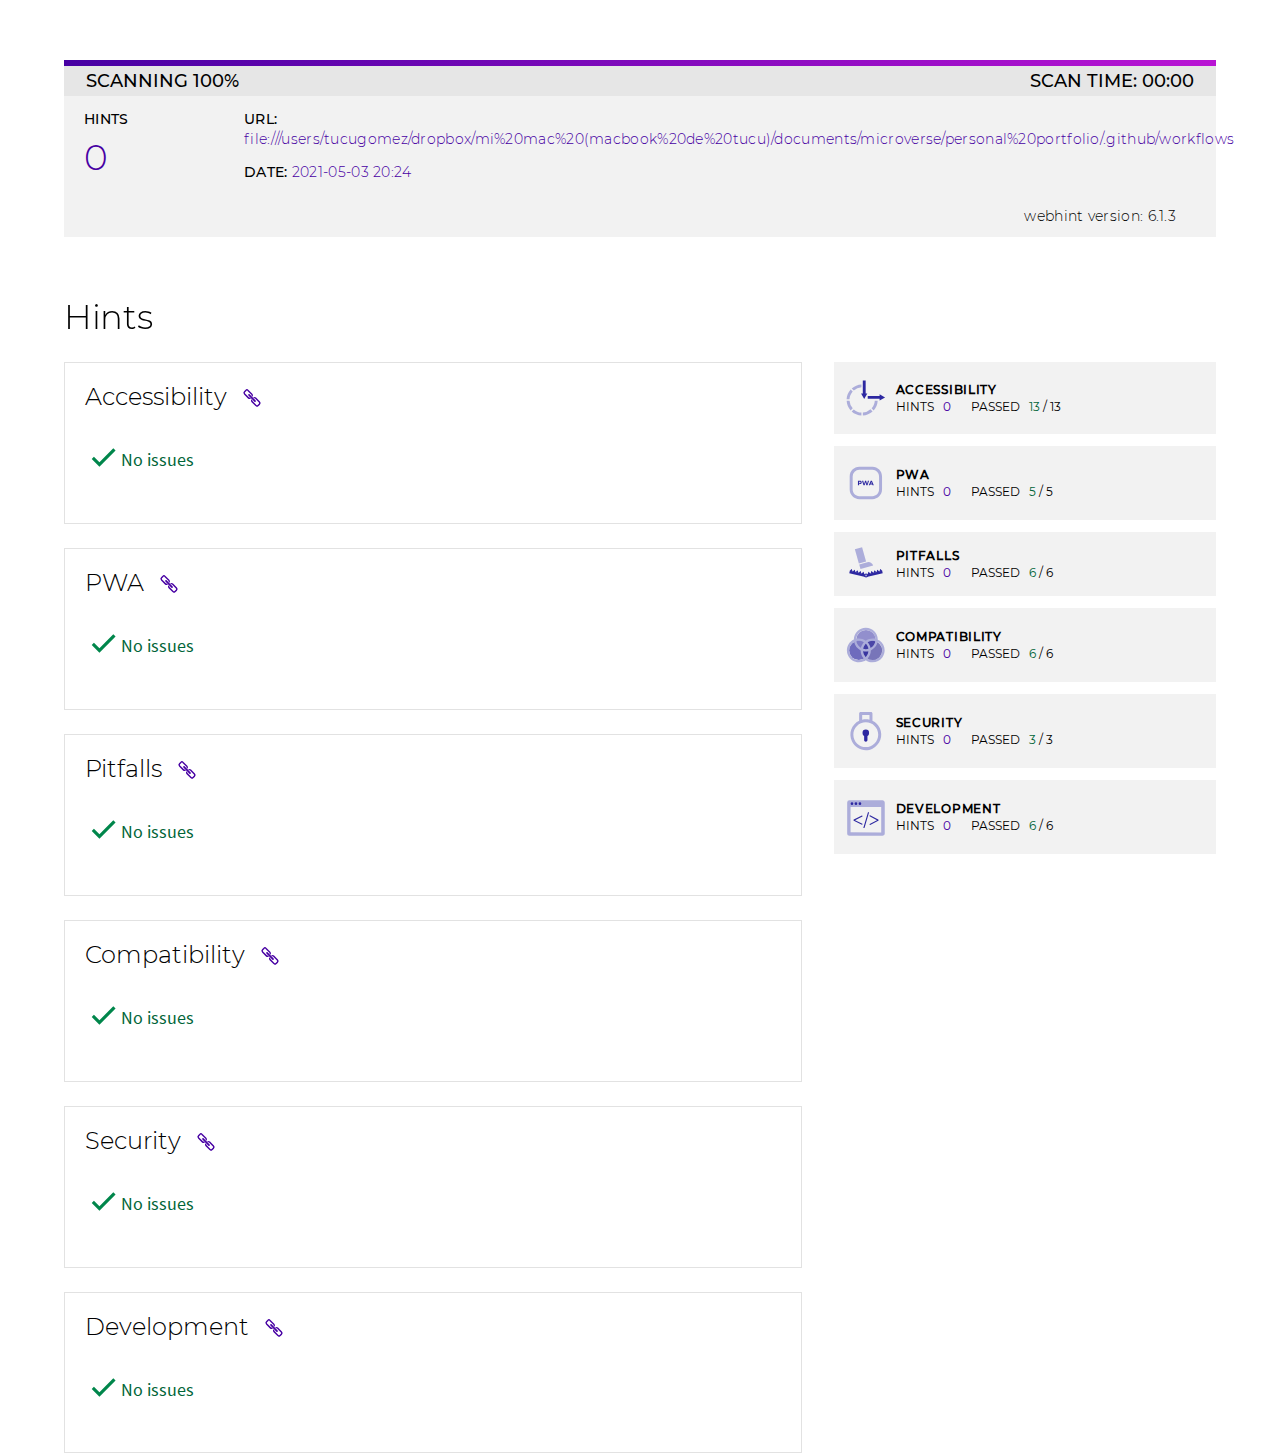
<file: .github/workflows/hint-report/file--Users-TucuGomez-Dropbox-Mi%20Mac%20(MacBook%20de%20Tucu)-Documents-Microverse-Personal%20Portfolio--github-workflows.html>
<!DOCTYPE html>
<html lang="en">
<head>
    <meta charset="utf-8">
    <title>Webhint</title>
    <meta name="viewport" content="width=device-width, initial-scale=1">
    
    
        <link rel="icon" href="[data-uri]">
    



    
        <style>
            /* Content from file: styles/fonts.css */
            @font-face {
    font-family: "Montserrat";
    font-style: normal;
    font-weight: 300;
    src: local("Montserrat Light"), local("Montserrat-Light"), url('[data-uri]') format("woff2"), url('[data-uri]') format("woff");
    unicode-range: U+0000-00FF, U+0131, U+0152-0153, U+02BB-02BC, U+02C6, U+02DA, U+02DC, U+2000-206F, U+2074, U+20AC, U+2122, U+2191, U+2193, U+2212, U+2215, U+FEFF, U+FFFD;
}

@font-face {
    font-family: "Montserrat";
    font-style: normal;
    font-weight: 400;
    src: local("Montserrat Regular"), local("Montserrat-Regular"), url('[data-uri]') format("woff2"), url('[data-uri]') format("woff");
    unicode-range: U+0000-00FF, U+0131, U+0152-0153, U+02BB-02BC, U+02C6, U+02DA, U+02DC, U+2000-206F, U+2074, U+20AC, U+2122, U+2191, U+2193, U+2212, U+2215, U+FEFF, U+FFFD;
}

@font-face {
    font-family: "Montserrat";
    font-style: normal;
    font-weight: 500;
    src: local("Montserrat Medium"), local("Montserrat-Medium"), url('[data-uri]') format("woff2"), url('[data-uri]') format("woff");
    unicode-range: U+0000-00FF, U+0131, U+0152-0153, U+02BB-02BC, U+02C6, U+02DA, U+02DC, U+2000-206F, U+2074, U+20AC, U+2122, U+2191, U+2193, U+2212, U+2215, U+FEFF, U+FFFD;
}

@font-face {
    font-family: "Source Sans Pro";
    font-style: normal;
    font-weight: 400;
    src: local("Source Sans Pro Regular"), local("SourceSansPro-Regular"), url('[data-uri]') format("woff2"), url('[data-uri]') format("woff");
    unicode-range: U+0000-00FF, U+0131, U+0152-0153, U+02BB-02BC, U+02C6, U+02DA, U+02DC, U+2000-206F, U+2074, U+20AC, U+2122, U+2191, U+2193, U+2212, U+2215, U+FEFF, U+FFFD;
}

        </style>
    
        <style>
            /* Content from file: styles/base.css */
            /*
 *	BASE
 * =============================================
 */

* {
    box-sizing: border-box;
    margin: 0;
    padding: 0;
}

a {
    text-decoration: none;
}

a:hover {
    text-decoration: underline;
}

button, input, select {
    font: inherit;
}

img {
    border: 0;
}

/* Style focusable elements that need focus ring. Others reset and receive border styles in controls/color.css */
a:focus,
li:focus,
ul:focus,
button:focus,
summary:focus,
[tabindex="0"]:focus {
    outline: 1px dashed;
}

/*
Vertical rhythm
Sets a margin on select block level elements that have a previous sibling.
 */

* + p,
* + ol,
* + ul,
* + dl,
* + fieldset,
* + label,
* + pre,
* + blockquote,
* + img {
    margin-top: 2.4rem;
}

        </style>
    
        <style>
            /* Content from file: styles/controls.css */
            /*
 * BUTTONS
 * ---------------------------------------------
 */

button,
a.button {
    min-width: 16rem;
    max-width: 100%;
    border: 1px solid transparent;

    /* needed to override Chrome styles */
    border-radius: 0;
    padding: 1.2rem 1.6rem;

    color: #fff;
    letter-spacing: .1rem;
    text-transform: uppercase;

    overflow: hidden;
    white-space: nowrap;
    text-overflow: ellipsis;

    /* needed for .button as doesn’t always get default control behaviours */
    display: inline-block;
    text-align: center;
    cursor: pointer;
}

button:hover,
button:focus,
.button:hover,
.button:focus {
    border-color: hsla(0, 0%, 0%, .4);
}

button:active,
.button:active {
    border-color: transparent;
    background-color: hsla(0, 0%, 0%, .4);
}

        </style>
    
        <style>
            /* Content from file: styles/type.css */
            /*
 * TYPOGRAPHY
 * =============================================
 */

/*
    Base font size: 10px for easy rem to px conversion.
    Use % so if user increases their default font-size, it doesn’t wipe that out
*/
html {
    font-size: 62.5%;
}

/* use em rather than rem due to IE9–10 rem in font shorthand bug. */
body {
    font: 1.8em/1.4 base, "Source Sans Pro", Verdana, sans-serif;
}

/*	Headings and Captions */

/* only elements get top margin. Semantic classes only get the font/text styles */
h1,
h2,
h3,
h4,
h5,
button,
legend,
.headline,
.heading,
.subheading,
.title,
.subtitle,
.subtitle--alt,
.caption--alt,
.button,
.button--alt,
.scan-heading,
.category,
.rule-list,
.rule-title,
.rule-tile__category,
[class*="-badge"],
.scan-overview,
.docs-button,
.anchor-top,
.feature__cta {
    font-family: "Montserrat", sans-serif;
}


h1,
h2,
.headline,
.heading,
.scan-heading {
    letter-spacing: -.01em;

    position: relative;
    max-width: 64rem;
    z-index: 1;
}

.headline::before,
.heading::before {
    content: "";
    position: absolute;
    left: 0;
    top: -.5rem;
    height: .5rem;
    width: 5rem;
}

h1,
h2,
h3,
h6,
caption,
.headline,
.heading,
.subheading,
.title,
.subcaption {
    font-weight: 300;
    line-height: 1.2;
}

h3,
h4,
.title,
.subtitle,
.subtitle--alt {
    font-weight: 300;
}

h2,
.subheading {
    font-size: 2.6rem;
}

h3,
.title,
.scan-heading {
    font-size: 2rem;
}

h4,
caption,
.subtitle {
    font-size: 1.8rem;
}

@media (min-width: 48em) {

    h2,
    .subheading {
        font-size: 3.4rem;
    }

    h3,
    .title {
        font-size: 2.4rem;
    }

    h4,
    caption,
    .subtitle {
        font-size: 2rem;
    }

}

/* Maximum line lengths */
details,
p,
li {
    max-width: 64rem;
}

        </style>
    
        <style>
            /* Content from file: styles/layouts.css */
            /*
 * LAYOUTS
 * =============================================
 * @Dependencies: base.css, structure.css
 */

.container::after,
.layout::after,
.module::after {
    display: block;
    clear: both;
    content: "";
}

.layout {
    margin-right: 0;
    margin-left: 0;
}

.module {
    margin-top: 2.4rem;
    width: 100%;
}

.module:first-child {
    margin-top: 0;
}

@media (min-width: 33.75em) {

    .layout {
        margin-right: -1.2rem;
        margin-left: -1.2rem;
    }

    .module {
        float: left;
        padding-right: 1.2rem;
        padding-left: 1.2rem;
    }

}

@media (min-width: 48em) {

    .layout {
        margin-left: -1.6rem;
        margin-right: -1.6rem;
    }

    .module {
        padding-right: 1.6rem;
        padding-left: 1.6rem;
    }

}

/* Primary + Secondary */

@media (min-width: 48em) {

    .module--primary,
    .module--secondary {
        float: left;
        width: 50%;
        margin-top: 0;
    }

    .layout--basic--alt .module--secondary,
    .layout--basic--offset--alt .module--secondary {
        float: right;
    }

}

@media (min-width: 60em) {

    .layout--basic .module--primary,
    .layout--basic--alt .module--primary {
        width: 62.5%;
    }

    .layout--basic .module--secondary,
    .layout--basic--alt .module--secondary {
        width: 33.333%;
    }

    .layout--basic--offset .module--primary,
    .layout--basic--offset--alt .module--primary {
        width: 58.333%;
    }

    .layout--basic--offset .module--secondary,
    .layout--basic--offset--alt .module--secondary {
        width: 37.5%;
    }

}

        </style>
    
        <style>
            /* Content from file: styles/structure.css */
            /*
 * BASIC STRUCTURE
 * =============================================
 * @Dependencies: base.css
 */

body {
    overflow-x: hidden;
}

/* Limit widths */
hr,
.container {
    max-width: 144rem;
}

/* Standard sections and subsections */
.section,
hr {
    margin-top: 4.8rem;
}



/*
Containing element goes INSIDE sections,
as some sections are full-bleed on the page.
 */

.container {
    width: 100%;
    padding-right: 1rem;
    padding-left: 1rem;
}

.container .container,
.container hr {
    width: auto;
}

@media (min-width: 48em) {

    .content > header,
    .section,
    hr {
        margin-top: 6rem;
    }

}

/* @TODO: Revert to 56.2em when extensions is removed from header */
@media (min-width: 58em) {

    hr,
    .container {
        width: 90%;
        margin-right: auto;
        margin-left: auto;
        padding-right: 0;
        padding-left: 0;
    }

}

        </style>
    
        <style>
            /* Content from file: styles/anchor-top.css */
            a.anchor-top {
    position: fixed;
    right: 2.4rem;
    bottom: 2.4rem;

    width: 5rem;
    height: 6rem;

    padding: 3.3rem 1.2rem 1rem 1.2rem;

    font-size: 1.3rem;
    background: hsla(266, 100%, 32%, .7);
    color: #fff;
    text-transform: uppercase;

    border-radius: .4rem;
}

a.anchor-top:hover, a.anchor-top:focus {
    background: hsla(266, 100%, 32%, .8);
    text-decoration: none;
}

a.anchor-top:focus {
    outline: 1px dashed #4700a3;
}

a.anchor-top:active {
    background: hsla(266, 100%, 32%, 1);
}

a.anchor-top::before {
    content: url('[data-uri]');
    display: inline-block;
    position: absolute;
    width: 2.5rem;
    top: 1.4rem;
    left: 0;
    padding: 0 1.25rem;
}

        </style>
    
        <style>
            /* Content from file: styles/scan/scan-results.css */
            /*
* SCAN RESULTS
* =============================================
* @Dependencies: base.css, structure.css, type.css
*/

.menu-open {
    overflow: hidden;
}

/* SCAN OVERVIEW */

.scan-overview {
    margin-bottom: 2.4rem;
    width: 100%;
}

.scan-overview__status {
    background-color: #e6e6e6;
    display: flex;
    font-size: 1.8rem;
    font-weight: 500;
    justify-content: space-between;
    line-height: 1.8rem;
    margin: 0;
    padding: 1.2rem 2.2rem .6rem;
    position: relative;
    text-transform: uppercase;
}

.scan-overview__status * {
    margin-top: 0;
}

.scan-overview__progress-bar {
    background-image: linear-gradient(270deg, #4700a3, #b914d4);
    background-size: 300%;
    height: 6px;
    left: 0;
    position: absolute;
    top: 0;
    transition: width 1s 0s linear;
    width: 0;
    animation: progressBarAnimation 2s ease infinite;
}

.scan-overview__progress-bar.end-animation {
    animation: none;
    background-size: 100%;
    background-image: linear-gradient(to right, #4700a3, #b914d4);
}

@keyframes progressBarAnimation {

    0% {
        background-position: 0% 50%
    }
    50% {
        background-position: 100% 50%
    }
    100% {
        background-position: 0% 50%
    }

}

.scan-overview--details {
    background-color: #f2f2f2;
    padding: 1.4rem 2rem;
    position: relative;
}

.scan-overview--debug-details {
    display: flex;
}

.scan-overview__scan-time {
    display: none;
    margin: 0;
}

.scan-overview--version {
    margin-right: 2rem;
}

.scan-overview--version .scan-overview__subheader,
.scan-overview--config .scan-overview__subheader {
    text-transform: none;
}

.scan-overview__subheader {
    font-size: 1.4rem;
    font-weight: 500;
    letter-spacing: .03rem;
    margin-top: 1.4rem;
    max-width: none;
    text-transform: uppercase;
}

.scan-overview__subheader span {
    color: #4700a3;
    font-weight: 300;
}

.scan-overview--debug-details .scan-overview__subheader {
    color: #000;
    font-weight: 300;
}

.scan-overview--debug-details .scan-overview__subheader span {
    color: #000;
}

.overview--url__url {
    text-transform: lowercase;
}

[class*="scan-overview__body--"] {
    font-size: 4.8rem;
    font-weight: 200;
    letter-spacing: .03rem;
    margin-right: 1rem;
    margin-top: .2rem;
    min-width: 15rem;
    text-transform: uppercase;
}

.scan-overview__body--purple {
    color: #4700a3;
}

.scan-overview__body__permalink {
    overflow-wrap: break-word;
    word-wrap: break-word;
}

.scan-overview__body__permalink .permalink-content {
    text-transform: none;
}

.permalink-copy {
    background-color: transparent;
    font-weight: 300;
    min-width: 2rem;
    padding: 0;
    text-align: left;
    white-space: normal;
}

.permalink-copy img {
    vertical-align: middle;
    width: 2rem;
}

.scan-overview__body__link {
    color: #000;
    display: inline-block;
    font-weight: 300;
}

@media (min-width: 33.75em) {

    .scan-overview--details {
        display: flex;
        justify-content: flex-start;
        padding-bottom: 4rem;
    }

    .scan-overview--more-details {
        display: flex;
        flex-wrap: wrap;
        justify-content: flex-start;
    }

    .scan-overview--scan-links {
        margin-right: 2rem;
    }

    .scan-overview__scan-time {
        display: block;
    }

    .scan-overview--scan-links .scan-overview__subheader {
        margin-bottom: 1.4rem;
    }

    .scan-overview--debug-details {
        bottom: 1rem;
        position: absolute;
        right: 2rem;
    }

    .scan-overview__subheader {
        margin-top: 0;
    }
}

@media (min-width: 58em) {
    [class*="scan-overview__body--"] {
        font-size: 3.6rem;
    }
}

/* OVERVIEW TILES */

.module.module--categories {
    margin-top: 0;
    width: 100%;
}

.rule-categories {
    position: fixed;
    left: 0;
    padding: 0 2rem;
    width: 100%;
    background-color: #fff;
    z-index: 5;
    bottom: calc(-100% + 5rem);
    height: calc(100% - 5rem);
    transition: bottom .5s ease-out;
}

.rule-categories.open {
    bottom: 5rem;
}

.rule-categories a {
    text-decoration: none;
}

.rule-tile--wrapper {
    border: 1px solid #979797;
    border-top: none;
    display: block;
}

.rule-tile--wrapper:first-child {
    border-top: 1px solid #979797;
}

.rule-tile {
    align-items: center;
    background-color: #f2f2f2;
    color: #000;
    display: flex;
    justify-content: space-evenly;
    padding: 1.2rem;
}

.rule-icon {
    margin-top: 0;
    max-width: 3.1rem;
    width: 100%;
}

a > .rule-tile:hover {
    background-color: rgba(64, 69, 221, 0.2);
    text-decoration: none;
}

.rule-tile__category {
    color: #000;
    flex: 1;
    font-size: 1.2rem;
    font-weight: 600;
    letter-spacing: .07rem;
    margin: 0 0 0 1rem;
    max-width: 19rem;
    text-transform: uppercase;
    white-space: nowrap;
}

.rule-tile__hints {
    color: #4700a3;
}

.rule-tile__passed {
    color: #006538;
}

.rule-tile__info {
    align-items: center;
    display: flex;
    flex-grow: 1;
    justify-content: space-between;
}

.rule-tile__results {
    display: flex;
    flex: 1;
    justify-content: space-around;
}

.rule-tile__result-wrapper {
    margin-left: 2.4rem;
    text-align: center;
}

.rule-tile__result-wrapper p {
    margin: 0;
}

.rule-tile__sub-category {
    /* move to type.css */
    font-family: "Montserrat", sans-serif;
    font-size: 1.4rem;
    font-weight: 500;
    flex: 1;
    text-transform: uppercase;
}

.show-categories {
    background-color: #4713a0;
    bottom: 0;
    height: 5rem;
    left: 0;
    position: fixed;
    text-transform: uppercase;
    width: 100%;
    z-index: 10;
}


@media (min-width: 33.75em) {

    .module.module--categories {
        float: none;
    }

    .rule-tile__category {
        font-size: 1.4rem;
    }

    .rule-tile__sub-category {
        font-size: 1.6rem;
        font-weight: 400;
    }

    .rule-icon {
        max-width: 4rem;
        max-height: 5rem;
    }

}

@media (min-width: 48em) {

    .module.module--categories {
        float: right;
        margin-top: 2.4rem;
        position: sticky;
        top: 1rem;
        width: 35%;
    }

    .module.module--results {
        width: 65%;
    }
    .show-categories {
        display: none;
    }

    .rule-categories {
        display: block;
        padding: 0;
        position: static;
    }

    .rule-tile {
        margin: 0 0 1.2rem;
    }

    .rule-tile--wrapper {
        border: none;
    }

    .rule-tile--wrapper:first-child {
        border-top: none;
    }

}

@media (min-width: 48em) and (max-width: 82.5em) {

    .rule-tile__info {
        flex-direction: column;
        justify-content: center;
        align-items: start;
    }

    .rule-tile__category {
        font-size: 1.2rem;
    }

    .rule-tile__results {
        justify-content: start;
        line-height: 1.3rem;
        margin-left: 1rem;
        width: 100%;
    }

    .rule-tile__result-wrapper {
        margin: 0;
    }

    .rule-tile__result-wrapper:first-child {
        margin-right: 2rem;
    }

    .rule-tile__result-wrapper p {
        display: inline-block;
    }

    .rule-tile__result-wrapper p span {
        margin-left: .5rem;
    }

    .rule-tile__sub-category {
        font-size: 1.2rem;
    }

}

/* SCAN DETAILS */

.rule-result {
    border: 1px solid #e2e2e2;
    margin-top: 2.4rem;
    padding: 2rem;
}

.rule-result--category {
    align-items: center;
    display: flex;
    justify-content: space-between;
    margin-bottom: 3.6rem;
}

.hint-link::after {
	position: absolute;
	content: url('[data-uri]');
	display: inline-block;
	width: 2rem;
	margin-top: .3rem;
	margin-left: 1.5rem;
}

.button-expand-all {
    background: rgba(255, 255, 255, 0) url('[data-uri]') 0 0 no-repeat;
    border: 0;
    color: #4700a3;
    font-size: 1.2rem;
    font-weight: 500;
    height: 2.2rem;
    letter-spacing: -.1px;
    line-height: 2.2rem;
    min-width: 0;
    padding: 0 0 0 3rem;
    position: relative;
}

.button-expand-all.closed {
    background-position: 0 -2.2rem;
}

.rule-result h3 {
    display: flex;
    text-transform: capitalize;
}

.rule-result--details {
    /* display: block; is necessary for Edge */
    display: block;
    margin-bottom: 3rem;
    max-width: none;
    width: 100%;
}

.rule-result--details > .rule-content {
    display: none;
}

.rule-result--details[open] > .rule-content {
    display: block;
}

.rule-title {
    cursor: pointer;
    font-size: 1.8rem;
    font-weight: 400;
    padding-left: 3rem;
    list-style: none;
}

.rule-title::-webkit-details-marker {
    display: none;
}

.rule-title::before {
    background: url('[data-uri]') no-repeat 0 -22px;
    content: "";
    height: 22px;
    position: absolute;
    width: 22px;
    margin-left: -3rem;
}

.rule-result--details[open] .rule-title::before {
    background-position: 0 0;
}

.rule-content {
    border-top: 1px solid #979797;
    display: flex;
    flex-flow: column;
    margin-top: .8rem;
}

.rule-result--details__hint-number {
    color: #4700a3;
}

.rule-result--details__hint-link,
.rule-result--details__hint-link:visited {
    color: #4700a3;
}

.rule-doc-buttons {
    background-color: #fff;
    padding-top: 1rem;
    position: sticky;
    top: 0;
    z-index: 1;
}

.rule-doc-button {
    background: #4700a3;
    display: inline-block;
    font-size: 1.4rem;
    font-weight: 500;
    padding: .6rem 3.5rem .6rem 1rem;
    position: relative;
    text-decoration: none;
}

.rule-doc-button,
.rule-doc-button:visited {
    color: #fff;
}

.rule-doc-button:nth-child(2) {
    margin-left: 1rem;
}

.rule-doc-icon {
    background: url('[data-uri]') no-repeat right center;
    height: 100%;
    position: absolute;
    right: 1rem;
    top: 0;
    width: 20px;
}

button {
    text-transform: none;
}

.rule-result--details__body {
    padding: 1.4rem 0;
    margin-left: 3rem;
}

.rule-result--details__body p {
    overflow-wrap: break-word;
    word-wrap: break-word;
}

.rule-result--details__body > * {
    margin-top: 2rem;
}

.rule-result--details__body code {
    background-color: hsla(238, 65%, 90%, .6);
    border-radius: .3rem;
    padding: .2rem .4rem;
}

.rule-result__code {
    background-color: #f4f4f4;
    margin-top: 3rem;
    padding: 2.4rem;
    /* Hanlde long urls */
    overflow-wrap: break-word;
    word-wrap: break-word;
    -ms-word-break: break-all;
    word-break: break-word;
    /* Adds a hyphen where the word breaks, if supported (No Blink) */
    -ms-hyphens: auto;
    -moz-hyphens: auto;
    -webkit-hyphens: auto;
    hyphens: auto;
}

.rule-result__code code {
    background-color: #f4f4f4;
}

/* RULE RESULT MESSAGES */

.rule-result__message--compiling {
    color: #4700a3;
    margin-top: -2.6rem;
}

.rule-result__message--compiling p,
.rule-result__message--compiling__loader {
    display: inline-block;
}

.rule-result__message--compiling p {
    padding-left: 1.6rem;
}

.rule-result__message--compiling__loader {
    animation: spin 2s linear infinite;
    border: 3px solid #f3f3f3;
    border-radius: 50%;
    border-top: 3px solid #4700a3;
    height: 2.5rem;
    width: 2.5rem;
}

.rule-result__doc--list {
    padding-left: 2rem;
    margin-top: 0;
}

/* RESULTS LOADER ANIMATION */

@keyframes spin {

    0% {
        transform: rotate(0deg);
    }
    100% {
        transform: rotate(360deg);
    }

}

.rule-result__message--passed {
    color: #006538;
    padding-left: 3.6rem;
}

.rule-result__message--passed::before {
    content: url('[data-uri]');
    height: .5rem;
    position: absolute;
    width: 2.5rem;
    margin-left: -3rem;
}

/* INTEGRATION MESSAGES */

.rule-result--details__footer-msg {
    margin: 2.4rem 0 2.4rem 3rem;
}

.rule-result--details__footer-msg p {
    display: inline-block;
}

.rule-result--details__footer-msg img {
    margin-left: 1.2rem;
    margin-top: 0;
    vertical-align: middle;
    width: 15rem;
}

.rule-result--details__footer-msg img.axe-logo {
    width: 7rem;
}

/* SCAN QUEUE */

.scan-queue-bg-wrap {
    background-color: #3035a6;
    color: #fff;
    padding-bottom: 6rem;
}

.scan-queue-bg-wrap .breadcrumb ul,
.scan-queue-bg-wrap .breadcrumb ul a,
.scan-queue-bg-wrap > .subtitle {
    color: #fff;
}

.scan-queue__permalink {
    background-color: #fff;
    color: #000;
    max-width: 64rem;
    margin: 2.4rem 0;
    padding: 2.4rem;
    word-break: break-all;
}

/* SCAN ERROR */

.scanner-cta {
    position: relative;
}

.scanner-cta__link::after {
    content: url('[data-uri]');
    display: inline-block;
    left: 21rem;
    margin-top: .2rem;
    position: absolute;
    width: .8rem;
}

.scan-error {
    margin-top: 2.4rem;
}

/* PRINT STYLES */

@media print {

    .rule-categories {
        position: relative;
        margin: 1.2rem 0 0 0;
        padding: 0;
    }

    .show-categories {
        display: none;
    }

    .rule-tiles {
        padding: .6rem 1.2rem;
    }

    .button-expand-all {
        display: none;
    }

    .rule-doc-buttons {
        position: relative;
    }

    .rule-doc-button,
    .rule-doc-button:nth-child(2) {
        border: 1px solid #4700a3;
        color: #4700a3;
        background-color: #fff;
        padding: .6rem;
    }

    .rule-doc-icon {
        display: none;
    }

    .rule-result--details,
    .rule-result--details__hint-link,
    .rule-result--details__footer-msg {
        font-size: 75%;
    }

    .rule-result--details__body {
        border-top: 1px solid #d6d6d6;
    }

    .rule-content div:nth-child(2) {
        border-top: none;
    }

    .rule-result--details__body p {
        margin: .6rem 0 0 0;
    }

    .rule-result__code {
        border: 1px solid #d6d6d6;
        margin: 1.2rem 0 0 0;
        padding: 1.2rem;
    }

    .rule-result--details__footer-msg {
        margin: .6rem 0 1.2rem 3rem;
    }

    .rule-result--details__footer-msg img.axe-logo {
        width: 3rem;
    }

    .rule-title {
        padding-left: 0;
    }

    .hint-link::after,
    .rule-title::before {
        display: none;
    }

}

        </style>
    
        <style>
            /* Content from file: styles/highlight/default.min.css */
            .hljs{display:block;overflow-x:auto;padding:0.5em;background:#F0F0F0}.hljs,.hljs-subst{color:#444}.hljs-comment{color:#888888}.hljs-keyword,.hljs-attribute,.hljs-selector-tag,.hljs-meta-keyword,.hljs-doctag,.hljs-name{font-weight:bold}.hljs-type,.hljs-string,.hljs-number,.hljs-selector-id,.hljs-selector-class,.hljs-quote,.hljs-template-tag,.hljs-deletion{color:#880000}.hljs-title,.hljs-section{color:#880000;font-weight:bold}.hljs-regexp,.hljs-symbol,.hljs-variable,.hljs-template-variable,.hljs-link,.hljs-selector-attr,.hljs-selector-pseudo{color:#BC6060}.hljs-literal{color:#78A960}.hljs-built_in,.hljs-bullet,.hljs-code,.hljs-addition{color:#397300}.hljs-meta{color:#1f7199}.hljs-meta-string{color:#4d99bf}.hljs-emphasis{font-style:italic}.hljs-strong{font-weight:bold}
        </style>
    
</head>
<body>
    <div class="section container">
    <div class="scan-overview" data-id="1620073493187" id="main">
        <div class="scan-overview__status">
            <div id="scan-percentage-bar" class="scan-overview__progress-bar end-animation" style="width: 100%"></div>
            <p>scanning <span id="scan-percentage">100%</span></p>
            <p class="scan-overview__scan-time">
                scan time: <span id="scan-time">00:00</span>
            </p>
        </div>
        <div class="scan-overview--details">
            <div class="scan-overview--hints">
                <p class="scan-overview__subheader">hints</p>
                <p class="scan-overview__body--purple large" id="total-hints">0</p>
            </div>
            <div class="scan-overview--more-details">
                <div class="scan-overview--scan-links">
                    <div class="scan-overview--url">
                        <p class="scan-overview__subheader">url: <span class="overview--url__url">file:///Users/TucuGomez/Dropbox/Mi%20Mac%20(MacBook%20de%20Tucu)/Documents/Microverse/Personal%20Portfolio/.github/workflows</span></p>
                    </div>
                    
                        <div class="scan-overview--time-stamp">
                            <p class="scan-overview__subheader">Date: <span id="scan-date" class="overview--time-stamp__time-stamp" data-date="2021-05-03T20:24:53.152Z">2021-05-03T20:24:53.152Z</span></p>
                        </div>
                    
                </div>
                
            </div>
            <div class="scan-overview--debug-details">
                <div class="scan-overview--version">
                    <p class="scan-overview__subheader">webhint version: <span id="version">6.1.3</span></p>
                </div>
                
            </div>
        </div>
    </div>
    
    <section id="results-container" class="section container" aria-labelledby="hints" aria-live="polite">
        <h2 id="hints">Hints</h2>
        <div class="layout layout--basic--offset--alt">
            <div class="module module--secondary module--categories">
                <button aria-control="categories-list" class="show-categories" id="show-categories">Jump to category</button>
                <div class="rule-categories" id="categories-list">
                                            <a class="rule-tile--wrapper" id="summary-accessibility" href="#category-accessibility">
    <div class="rule-tile">
        <img src="[data-uri]" class="rule-icon" alt="" role="presentation">
        <div class="rule-tile__info">
            <p class="rule-tile__category">Accessibility</p>
            <div class="rule-tile__results">
                <div class="rule-tile__result-wrapper">
                    <p class="rule-tile__sub-category">hints</p>
                    <p class="rule-tile__sub-category rule-tile__hints"><span>0</span></p>
                </div>
                <div class="rule-tile__result-wrapper">
                    <p class="rule-tile__sub-category">passed</p>
                    <p class="rule-tile__sub-category"><span class="rule-tile__passed">13</span>&nbsp;/&nbsp;13</p>
                </div>
            </div>
        </div>
    </div>
</a>

                                            <a class="rule-tile--wrapper" id="summary-pwa" href="#category-pwa">
    <div class="rule-tile">
        <img src="[data-uri]" class="rule-icon" alt="" role="presentation">
        <div class="rule-tile__info">
            <p class="rule-tile__category">PWA</p>
            <div class="rule-tile__results">
                <div class="rule-tile__result-wrapper">
                    <p class="rule-tile__sub-category">hints</p>
                    <p class="rule-tile__sub-category rule-tile__hints"><span>0</span></p>
                </div>
                <div class="rule-tile__result-wrapper">
                    <p class="rule-tile__sub-category">passed</p>
                    <p class="rule-tile__sub-category"><span class="rule-tile__passed">5</span>&nbsp;/&nbsp;5</p>
                </div>
            </div>
        </div>
    </div>
</a>

                                            <a class="rule-tile--wrapper" id="summary-pitfalls" href="#category-pitfalls">
    <div class="rule-tile">
        <img src="[data-uri]" class="rule-icon" alt="" role="presentation">
        <div class="rule-tile__info">
            <p class="rule-tile__category">Pitfalls</p>
            <div class="rule-tile__results">
                <div class="rule-tile__result-wrapper">
                    <p class="rule-tile__sub-category">hints</p>
                    <p class="rule-tile__sub-category rule-tile__hints"><span>0</span></p>
                </div>
                <div class="rule-tile__result-wrapper">
                    <p class="rule-tile__sub-category">passed</p>
                    <p class="rule-tile__sub-category"><span class="rule-tile__passed">6</span>&nbsp;/&nbsp;6</p>
                </div>
            </div>
        </div>
    </div>
</a>

                                            <a class="rule-tile--wrapper" id="summary-compatibility" href="#category-compatibility">
    <div class="rule-tile">
        <img src="[data-uri]" class="rule-icon" alt="" role="presentation">
        <div class="rule-tile__info">
            <p class="rule-tile__category">Compatibility</p>
            <div class="rule-tile__results">
                <div class="rule-tile__result-wrapper">
                    <p class="rule-tile__sub-category">hints</p>
                    <p class="rule-tile__sub-category rule-tile__hints"><span>0</span></p>
                </div>
                <div class="rule-tile__result-wrapper">
                    <p class="rule-tile__sub-category">passed</p>
                    <p class="rule-tile__sub-category"><span class="rule-tile__passed">6</span>&nbsp;/&nbsp;6</p>
                </div>
            </div>
        </div>
    </div>
</a>

                                            <a class="rule-tile--wrapper" id="summary-security" href="#category-security">
    <div class="rule-tile">
        <img src="[data-uri]" class="rule-icon" alt="" role="presentation">
        <div class="rule-tile__info">
            <p class="rule-tile__category">Security</p>
            <div class="rule-tile__results">
                <div class="rule-tile__result-wrapper">
                    <p class="rule-tile__sub-category">hints</p>
                    <p class="rule-tile__sub-category rule-tile__hints"><span>0</span></p>
                </div>
                <div class="rule-tile__result-wrapper">
                    <p class="rule-tile__sub-category">passed</p>
                    <p class="rule-tile__sub-category"><span class="rule-tile__passed">3</span>&nbsp;/&nbsp;3</p>
                </div>
            </div>
        </div>
    </div>
</a>

                                            <a class="rule-tile--wrapper" id="summary-development" href="#category-development">
    <div class="rule-tile">
        <img src="[data-uri]" class="rule-icon" alt="" role="presentation">
        <div class="rule-tile__info">
            <p class="rule-tile__category">Development</p>
            <div class="rule-tile__results">
                <div class="rule-tile__result-wrapper">
                    <p class="rule-tile__sub-category">hints</p>
                    <p class="rule-tile__sub-category rule-tile__hints"><span>0</span></p>
                </div>
                <div class="rule-tile__result-wrapper">
                    <p class="rule-tile__sub-category">passed</p>
                    <p class="rule-tile__sub-category"><span class="rule-tile__passed">6</span>&nbsp;/&nbsp;6</p>
                </div>
            </div>
        </div>
    </div>
</a>

                    
                </div>
            </div>
            <div class="module module--primary module--results">
                                    <section class="rule-result" id="accessibility">
    <div class="rule-result--category">
        <h3 id="category-accessibility">Accessibility <a href="#category-accessibility" class="hint-link" title="Accessibility"></a></h3>
        
    </div>
    
        <div class="rule-result--details">
    <div class="rule-result__message--passed">
        <p>No issues</p>
    </div>
</div>

    
</section>

                                    <section class="rule-result" id="pwa">
    <div class="rule-result--category">
        <h3 id="category-pwa">PWA <a href="#category-pwa" class="hint-link" title="PWA"></a></h3>
        
    </div>
    
        <div class="rule-result--details">
    <div class="rule-result__message--passed">
        <p>No issues</p>
    </div>
</div>

    
</section>

                                    <section class="rule-result" id="pitfalls">
    <div class="rule-result--category">
        <h3 id="category-pitfalls">Pitfalls <a href="#category-pitfalls" class="hint-link" title="Pitfalls"></a></h3>
        
    </div>
    
        <div class="rule-result--details">
    <div class="rule-result__message--passed">
        <p>No issues</p>
    </div>
</div>

    
</section>

                                    <section class="rule-result" id="compatibility">
    <div class="rule-result--category">
        <h3 id="category-compatibility">Compatibility <a href="#category-compatibility" class="hint-link" title="Compatibility"></a></h3>
        
    </div>
    
        <div class="rule-result--details">
    <div class="rule-result__message--passed">
        <p>No issues</p>
    </div>
</div>

    
</section>

                                    <section class="rule-result" id="security">
    <div class="rule-result--category">
        <h3 id="category-security">Security <a href="#category-security" class="hint-link" title="Security"></a></h3>
        
    </div>
    
        <div class="rule-result--details">
    <div class="rule-result__message--passed">
        <p>No issues</p>
    </div>
</div>

    
</section>

                                    <section class="rule-result" id="development">
    <div class="rule-result--category">
        <h3 id="category-development">Development <a href="#category-development" class="hint-link" title="Development"></a></h3>
        
    </div>
    
        <div class="rule-result--details">
    <div class="rule-result__message--passed">
        <p>No issues</p>
    </div>
</div>

    
</section>

                
            </div>
        </div>
    </section>
    
</div>

    <a href="#main" class="anchor-top" hidden aria-label="back to top">top</a>

    
        <script>
            /* Content from file: js/highlight/highlight.min.js */
            /* eslint-disable */

/*! highlight.js v9.12.0 | BSD3 License | git.io/hljslicense */
!function(e){var t="object"==typeof window&&window||"object"==typeof self&&self;"undefined"!=typeof exports?e(exports):t&&(t.hljs=e({}),"function"==typeof define&&define.amd&&define([],function(){return t.hljs}))}(function(e){function t(e){return e.replace(/&/g,"&amp;").replace(/</g,"&lt;").replace(/>/g,"&gt;")}function r(e){return e.nodeName.toLowerCase()}function a(e,t){var r=e&&e.exec(t);return r&&0===r.index}function n(e){return E.test(e)}function i(e){var t,r,a,i,s=e.className+" ";if(s+=e.parentNode?e.parentNode.className:"",r=M.exec(s))return w(r[1])?r[1]:"no-highlight";for(s=s.split(/\s+/),t=0,a=s.length;a>t;t++)if(i=s[t],n(i)||w(i))return i}function s(e){var t,r={},a=Array.prototype.slice.call(arguments,1);for(t in e)r[t]=e[t];return a.forEach(function(e){for(t in e)r[t]=e[t]}),r}function c(e){var t=[];return function a(e,n){for(var i=e.firstChild;i;i=i.nextSibling)3===i.nodeType?n+=i.nodeValue.length:1===i.nodeType&&(t.push({event:"start",offset:n,node:i}),n=a(i,n),r(i).match(/br|hr|img|input/)||t.push({event:"stop",offset:n,node:i}));return n}(e,0),t}function o(e,a,n){function i(){return e.length&&a.length?e[0].offset!==a[0].offset?e[0].offset<a[0].offset?e:a:"start"===a[0].event?e:a:e.length?e:a}function s(e){function a(e){return" "+e.nodeName+'="'+t(e.value).replace('"',"&quot;")+'"'}u+="<"+r(e)+N.map.call(e.attributes,a).join("")+">"}function c(e){u+="</"+r(e)+">"}function o(e){("start"===e.event?s:c)(e.node)}for(var l=0,u="",d=[];e.length||a.length;){var b=i();if(u+=t(n.substring(l,b[0].offset)),l=b[0].offset,b===e){d.reverse().forEach(c);do o(b.splice(0,1)[0]),b=i();while(b===e&&b.length&&b[0].offset===l);d.reverse().forEach(s)}else"start"===b[0].event?d.push(b[0].node):d.pop(),o(b.splice(0,1)[0])}return u+t(n.substr(l))}function l(e){return e.v&&!e.cached_variants&&(e.cached_variants=e.v.map(function(t){return s(e,{v:null},t)})),e.cached_variants||e.eW&&[s(e)]||[e]}function u(e){function t(e){return e&&e.source||e}function r(r,a){return new RegExp(t(r),"m"+(e.cI?"i":"")+(a?"g":""))}function a(n,i){if(!n.compiled){if(n.compiled=!0,n.k=n.k||n.bK,n.k){var s={},c=function(t,r){e.cI&&(r=r.toLowerCase()),r.split(" ").forEach(function(e){var r=e.split("|");s[r[0]]=[t,r[1]?Number(r[1]):1]})};"string"==typeof n.k?c("keyword",n.k):k(n.k).forEach(function(e){c(e,n.k[e])}),n.k=s}n.lR=r(n.l||/\w+/,!0),i&&(n.bK&&(n.b="\\b("+n.bK.split(" ").join("|")+")\\b"),n.b||(n.b=/\B|\b/),n.bR=r(n.b),n.e||n.eW||(n.e=/\B|\b/),n.e&&(n.eR=r(n.e)),n.tE=t(n.e)||"",n.eW&&i.tE&&(n.tE+=(n.e?"|":"")+i.tE)),n.i&&(n.iR=r(n.i)),null==n.r&&(n.r=1),n.c||(n.c=[]),n.c=Array.prototype.concat.apply([],n.c.map(function(e){return l("self"===e?n:e)})),n.c.forEach(function(e){a(e,n)}),n.starts&&a(n.starts,i);var o=n.c.map(function(e){return e.bK?"\\.?("+e.b+")\\.?":e.b}).concat([n.tE,n.i]).map(t).filter(Boolean);n.t=o.length?r(o.join("|"),!0):{exec:function(){return null}}}}a(e)}function d(e,r,n,i){function s(e,t){var r,n;for(r=0,n=t.c.length;n>r;r++)if(a(t.c[r].bR,e))return t.c[r]}function c(e,t){if(a(e.eR,t)){for(;e.endsParent&&e.parent;)e=e.parent;return e}return e.eW?c(e.parent,t):void 0}function o(e,t){return!n&&a(t.iR,e)}function l(e,t){var r=v.cI?t[0].toLowerCase():t[0];return e.k.hasOwnProperty(r)&&e.k[r]}function p(e,t,r,a){var n=a?"":L.classPrefix,i='<span class="'+n,s=r?"":R;return i+=e+'">',i+t+s}function m(){var e,r,a,n;if(!N.k)return t(E);for(n="",r=0,N.lR.lastIndex=0,a=N.lR.exec(E);a;)n+=t(E.substring(r,a.index)),e=l(N,a),e?(M+=e[1],n+=p(e[0],t(a[0]))):n+=t(a[0]),r=N.lR.lastIndex,a=N.lR.exec(E);return n+t(E.substr(r))}function f(){var e="string"==typeof N.sL;if(e&&!x[N.sL])return t(E);var r=e?d(N.sL,E,!0,k[N.sL]):b(E,N.sL.length?N.sL:void 0);return N.r>0&&(M+=r.r),e&&(k[N.sL]=r.top),p(r.language,r.value,!1,!0)}function g(){C+=null!=N.sL?f():m(),E=""}function _(e){C+=e.cN?p(e.cN,"",!0):"",N=Object.create(e,{parent:{value:N}})}function h(e,t){if(E+=e,null==t)return g(),0;var r=s(t,N);if(r)return r.skip?E+=t:(r.eB&&(E+=t),g(),r.rB||r.eB||(E=t)),_(r,t),r.rB?0:t.length;var a=c(N,t);if(a){var n=N;n.skip?E+=t:(n.rE||n.eE||(E+=t),g(),n.eE&&(E=t));do N.cN&&(C+=R),N.skip||(M+=N.r),N=N.parent;while(N!==a.parent);return a.starts&&_(a.starts,""),n.rE?0:t.length}if(o(t,N))throw new Error('Illegal lexeme "'+t+'" for mode "'+(N.cN||"<unnamed>")+'"');return E+=t,t.length||1}var v=w(e);if(!v)throw new Error('Unknown language: "'+e+'"');u(v);var y,N=i||v,k={},C="";for(y=N;y!==v;y=y.parent)y.cN&&(C=p(y.cN,"",!0)+C);var E="",M=0;try{for(var B,S,$=0;;){if(N.t.lastIndex=$,B=N.t.exec(r),!B)break;S=h(r.substring($,B.index),B[0]),$=B.index+S}for(h(r.substr($)),y=N;y.parent;y=y.parent)y.cN&&(C+=R);return{r:M,value:C,language:e,top:N}}catch(A){if(A.message&&-1!==A.message.indexOf("Illegal"))return{r:0,value:t(r)};throw A}}function b(e,r){r=r||L.languages||k(x);var a={r:0,value:t(e)},n=a;return r.filter(w).forEach(function(t){var r=d(t,e,!1);r.language=t,r.r>n.r&&(n=r),r.r>a.r&&(n=a,a=r)}),n.language&&(a.second_best=n),a}function p(e){return L.tabReplace||L.useBR?e.replace(B,function(e,t){return L.useBR&&"\n"===e?"<br>":L.tabReplace?t.replace(/\t/g,L.tabReplace):""}):e}function m(e,t,r){var a=t?C[t]:r,n=[e.trim()];return e.match(/\bhljs\b/)||n.push("hljs"),-1===e.indexOf(a)&&n.push(a),n.join(" ").trim()}function f(e){var t,r,a,s,l,u=i(e);n(u)||(L.useBR?(t=document.createElementNS("http://www.w3.org/1999/xhtml","div"),t.innerHTML=e.innerHTML.replace(/\n/g,"").replace(/<br[ \/]*>/g,"\n")):t=e,l=t.textContent,a=u?d(u,l,!0):b(l),r=c(t),r.length&&(s=document.createElementNS("http://www.w3.org/1999/xhtml","div"),s.innerHTML=a.value,a.value=o(r,c(s),l)),a.value=p(a.value),e.innerHTML=a.value,e.className=m(e.className,u,a.language),e.result={language:a.language,re:a.r},a.second_best&&(e.second_best={language:a.second_best.language,re:a.second_best.r}))}function g(e){L=s(L,e)}function _(){if(!_.called){_.called=!0;var e=document.querySelectorAll("pre code");N.forEach.call(e,f)}}function h(){addEventListener("DOMContentLoaded",_,!1),addEventListener("load",_,!1)}function v(t,r){var a=x[t]=r(e);a.aliases&&a.aliases.forEach(function(e){C[e]=t})}function y(){return k(x)}function w(e){return e=(e||"").toLowerCase(),x[e]||x[C[e]]}var N=[],k=Object.keys,x={},C={},E=/^(no-?highlight|plain|text)$/i,M=/\blang(?:uage)?-([\w-]+)\b/i,B=/((^(<[^>]+>|\t|)+|(?:\n)))/gm,R="</span>",L={classPrefix:"hljs-",tabReplace:null,useBR:!1,languages:void 0};return e.highlight=d,e.highlightAuto=b,e.fixMarkup=p,e.highlightBlock=f,e.configure=g,e.initHighlighting=_,e.initHighlightingOnLoad=h,e.registerLanguage=v,e.listLanguages=y,e.getLanguage=w,e.inherit=s,e.IR="[a-zA-Z]\\w*",e.UIR="[a-zA-Z_]\\w*",e.NR="\\b\\d+(\\.\\d+)?",e.CNR="(-?)(\\b0[xX][a-fA-F0-9]+|(\\b\\d+(\\.\\d*)?|\\.\\d+)([eE][-+]?\\d+)?)",e.BNR="\\b(0b[01]+)",e.RSR="!|!=|!==|%|%=|&|&&|&=|\\*|\\*=|\\+|\\+=|,|-|-=|/=|/|:|;|<<|<<=|<=|<|===|==|=|>>>=|>>=|>=|>>>|>>|>|\\?|\\[|\\{|\\(|\\^|\\^=|\\||\\|=|\\|\\||~",e.BE={b:"\\\\[\\s\\S]",r:0},e.ASM={cN:"string",b:"'",e:"'",i:"\\n",c:[e.BE]},e.QSM={cN:"string",b:'"',e:'"',i:"\\n",c:[e.BE]},e.PWM={b:/\b(a|an|the|are|I'm|isn't|don't|doesn't|won't|but|just|should|pretty|simply|enough|gonna|going|wtf|so|such|will|you|your|they|like|more)\b/},e.C=function(t,r,a){var n=e.inherit({cN:"comment",b:t,e:r,c:[]},a||{});return n.c.push(e.PWM),n.c.push({cN:"doctag",b:"(?:TODO|FIXME|NOTE|BUG|XXX):",r:0}),n},e.CLCM=e.C("//","$"),e.CBCM=e.C("/\\*","\\*/"),e.HCM=e.C("#","$"),e.NM={cN:"number",b:e.NR,r:0},e.CNM={cN:"number",b:e.CNR,r:0},e.BNM={cN:"number",b:e.BNR,r:0},e.CSSNM={cN:"number",b:e.NR+"(%|em|ex|ch|rem|vw|vh|vmin|vmax|cm|mm|in|pt|pc|px|deg|grad|rad|turn|s|ms|Hz|kHz|dpi|dpcm|dppx)?",r:0},e.RM={cN:"regexp",b:/\//,e:/\/[gimuy]*/,i:/\n/,c:[e.BE,{b:/\[/,e:/\]/,r:0,c:[e.BE]}]},e.TM={cN:"title",b:e.IR,r:0},e.UTM={cN:"title",b:e.UIR,r:0},e.METHOD_GUARD={b:"\\.\\s*"+e.UIR,r:0},e.registerLanguage("apache",function(e){var t={cN:"number",b:"[\\$%]\\d+"};return{aliases:["apacheconf"],cI:!0,c:[e.HCM,{cN:"section",b:"</?",e:">"},{cN:"attribute",b:/\w+/,r:0,k:{nomarkup:"order deny allow setenv rewriterule rewriteengine rewritecond documentroot sethandler errordocument loadmodule options header listen serverroot servername"},starts:{e:/$/,r:0,k:{literal:"on off all"},c:[{cN:"meta",b:"\\s\\[",e:"\\]$"},{cN:"variable",b:"[\\$%]\\{",e:"\\}",c:["self",t]},t,e.QSM]}}],i:/\S/}}),e.registerLanguage("bash",function(e){var t={cN:"variable",v:[{b:/\$[\w\d#@][\w\d_]*/},{b:/\$\{(.*?)}/}]},r={cN:"string",b:/"/,e:/"/,c:[e.BE,t,{cN:"variable",b:/\$\(/,e:/\)/,c:[e.BE]}]},a={cN:"string",b:/'/,e:/'/};return{aliases:["sh","zsh"],l:/\b-?[a-z\._]+\b/,k:{keyword:"if then else elif fi for while in do done case esac function",literal:"true false",built_in:"break cd continue eval exec exit export getopts hash pwd readonly return shift test times trap umask unset alias bind builtin caller command declare echo enable help let local logout mapfile printf read readarray source type typeset ulimit unalias set shopt autoload bg bindkey bye cap chdir clone comparguments compcall compctl compdescribe compfiles compgroups compquote comptags comptry compvalues dirs disable disown echotc echoti emulate fc fg float functions getcap getln history integer jobs kill limit log noglob popd print pushd pushln rehash sched setcap setopt stat suspend ttyctl unfunction unhash unlimit unsetopt vared wait whence where which zcompile zformat zftp zle zmodload zparseopts zprof zpty zregexparse zsocket zstyle ztcp",_:"-ne -eq -lt -gt -f -d -e -s -l -a"},c:[{cN:"meta",b:/^#![^\n]+sh\s*$/,r:10},{cN:"function",b:/\w[\w\d_]*\s*\(\s*\)\s*\{/,rB:!0,c:[e.inherit(e.TM,{b:/\w[\w\d_]*/})],r:0},e.HCM,r,a,t]}}),e.registerLanguage("coffeescript",function(e){var t={keyword:"in if for while finally new do return else break catch instanceof throw try this switch continue typeof delete debugger super yield import export from as default await then unless until loop of by when and or is isnt not",literal:"true false null undefined yes no on off",built_in:"npm require console print module global window document"},r="[A-Za-z$_][0-9A-Za-z$_]*",a={cN:"subst",b:/#\{/,e:/}/,k:t},n=[e.BNM,e.inherit(e.CNM,{starts:{e:"(\\s*/)?",r:0}}),{cN:"string",v:[{b:/'''/,e:/'''/,c:[e.BE]},{b:/'/,e:/'/,c:[e.BE]},{b:/"""/,e:/"""/,c:[e.BE,a]},{b:/"/,e:/"/,c:[e.BE,a]}]},{cN:"regexp",v:[{b:"///",e:"///",c:[a,e.HCM]},{b:"//[gim]*",r:0},{b:/\/(?![ *])(\\\/|.)*?\/[gim]*(?=\W|$)/}]},{b:"@"+r},{sL:"javascript",eB:!0,eE:!0,v:[{b:"```",e:"```"},{b:"`",e:"`"}]}];a.c=n;var i=e.inherit(e.TM,{b:r}),s="(\\(.*\\))?\\s*\\B[-=]>",c={cN:"params",b:"\\([^\\(]",rB:!0,c:[{b:/\(/,e:/\)/,k:t,c:["self"].concat(n)}]};return{aliases:["coffee","cson","iced"],k:t,i:/\/\*/,c:n.concat([e.C("###","###"),e.HCM,{cN:"function",b:"^\\s*"+r+"\\s*=\\s*"+s,e:"[-=]>",rB:!0,c:[i,c]},{b:/[:\(,=]\s*/,r:0,c:[{cN:"function",b:s,e:"[-=]>",rB:!0,c:[c]}]},{cN:"class",bK:"class",e:"$",i:/[:="\[\]]/,c:[{bK:"extends",eW:!0,i:/[:="\[\]]/,c:[i]},i]},{b:r+":",e:":",rB:!0,rE:!0,r:0}])}}),e.registerLanguage("cpp",function(e){var t={cN:"keyword",b:"\\b[a-z\\d_]*_t\\b"},r={cN:"string",v:[{b:'(u8?|U)?L?"',e:'"',i:"\\n",c:[e.BE]},{b:'(u8?|U)?R"',e:'"',c:[e.BE]},{b:"'\\\\?.",e:"'",i:"."}]},a={cN:"number",v:[{b:"\\b(0b[01']+)"},{b:"(-?)\\b([\\d']+(\\.[\\d']*)?|\\.[\\d']+)(u|U|l|L|ul|UL|f|F|b|B)"},{b:"(-?)(\\b0[xX][a-fA-F0-9']+|(\\b[\\d']+(\\.[\\d']*)?|\\.[\\d']+)([eE][-+]?[\\d']+)?)"}],r:0},n={cN:"meta",b:/#\s*[a-z]+\b/,e:/$/,k:{"meta-keyword":"if else elif endif define undef warning error line pragma ifdef ifndef include"},c:[{b:/\\\n/,r:0},e.inherit(r,{cN:"meta-string"}),{cN:"meta-string",b:/<[^\n>]*>/,e:/$/,i:"\\n"},e.CLCM,e.CBCM]},i=e.IR+"\\s*\\(",s={keyword:"int float while private char catch import module export virtual operator sizeof dynamic_cast|10 typedef const_cast|10 const for static_cast|10 union namespace unsigned long volatile static protected bool template mutable if public friend do goto auto void enum else break extern using asm case typeid short reinterpret_cast|10 default double register explicit signed typename try this switch continue inline delete alignof constexpr decltype noexcept static_assert thread_local restrict _Bool complex _Complex _Imaginary atomic_bool atomic_char atomic_schar atomic_uchar atomic_short atomic_ushort atomic_int atomic_uint atomic_long atomic_ulong atomic_llong atomic_ullong new throw return and or not",built_in:"std string cin cout cerr clog stdin stdout stderr stringstream istringstream ostringstream auto_ptr deque list queue stack vector map set bitset multiset multimap unordered_set unordered_map unordered_multiset unordered_multimap array shared_ptr abort abs acos asin atan2 atan calloc ceil cosh cos exit exp fabs floor fmod fprintf fputs free frexp fscanf isalnum isalpha iscntrl isdigit isgraph islower isprint ispunct isspace isupper isxdigit tolower toupper labs ldexp log10 log malloc realloc memchr memcmp memcpy memset modf pow printf putchar puts scanf sinh sin snprintf sprintf sqrt sscanf strcat strchr strcmp strcpy strcspn strlen strncat strncmp strncpy strpbrk strrchr strspn strstr tanh tan vfprintf vprintf vsprintf endl initializer_list unique_ptr",literal:"true false nullptr NULL"},c=[t,e.CLCM,e.CBCM,a,r];return{aliases:["c","cc","h","c++","h++","hpp"],k:s,i:"</",c:c.concat([n,{b:"\\b(deque|list|queue|stack|vector|map|set|bitset|multiset|multimap|unordered_map|unordered_set|unordered_multiset|unordered_multimap|array)\\s*<",e:">",k:s,c:["self",t]},{b:e.IR+"::",k:s},{v:[{b:/=/,e:/;/},{b:/\(/,e:/\)/},{bK:"new throw return else",e:/;/}],k:s,c:c.concat([{b:/\(/,e:/\)/,k:s,c:c.concat(["self"]),r:0}]),r:0},{cN:"function",b:"("+e.IR+"[\\*&\\s]+)+"+i,rB:!0,e:/[{;=]/,eE:!0,k:s,i:/[^\w\s\*&]/,c:[{b:i,rB:!0,c:[e.TM],r:0},{cN:"params",b:/\(/,e:/\)/,k:s,r:0,c:[e.CLCM,e.CBCM,r,a,t]},e.CLCM,e.CBCM,n]},{cN:"class",bK:"class struct",e:/[{;:]/,c:[{b:/</,e:/>/,c:["self"]},e.TM]}]),exports:{preprocessor:n,strings:r,k:s}}}),e.registerLanguage("cs",function(e){var t={keyword:"abstract as base bool break byte case catch char checked const continue decimal default delegate do double enum event explicit extern finally fixed float for foreach goto if implicit in int interface internal is lock long nameof object operator out override params private protected public readonly ref sbyte sealed short sizeof stackalloc static string struct switch this try typeof uint ulong unchecked unsafe ushort using virtual void volatile while add alias ascending async await by descending dynamic equals from get global group into join let on orderby partial remove select set value var where yield",literal:"null false true"},r={cN:"string",b:'@"',e:'"',c:[{b:'""'}]},a=e.inherit(r,{i:/\n/}),n={cN:"subst",b:"{",e:"}",k:t},i=e.inherit(n,{i:/\n/}),s={cN:"string",b:/\$"/,e:'"',i:/\n/,c:[{b:"{{"},{b:"}}"},e.BE,i]},c={cN:"string",b:/\$@"/,e:'"',c:[{b:"{{"},{b:"}}"},{b:'""'},n]},o=e.inherit(c,{i:/\n/,c:[{b:"{{"},{b:"}}"},{b:'""'},i]});n.c=[c,s,r,e.ASM,e.QSM,e.CNM,e.CBCM],i.c=[o,s,a,e.ASM,e.QSM,e.CNM,e.inherit(e.CBCM,{i:/\n/})];var l={v:[c,s,r,e.ASM,e.QSM]},u=e.IR+"(<"+e.IR+"(\\s*,\\s*"+e.IR+")*>)?(\\[\\])?";return{aliases:["csharp"],k:t,i:/::/,c:[e.C("///","$",{rB:!0,c:[{cN:"doctag",v:[{b:"///",r:0},{b:"<!--|-->"},{b:"</?",e:">"}]}]}),e.CLCM,e.CBCM,{cN:"meta",b:"#",e:"$",k:{"meta-keyword":"if else elif endif define undef warning error line region endregion pragma checksum"}},l,e.CNM,{bK:"class interface",e:/[{;=]/,i:/[^\s:]/,c:[e.TM,e.CLCM,e.CBCM]},{bK:"namespace",e:/[{;=]/,i:/[^\s:]/,c:[e.inherit(e.TM,{b:"[a-zA-Z](\\.?\\w)*"}),e.CLCM,e.CBCM]},{cN:"meta",b:"^\\s*\\[",eB:!0,e:"\\]",eE:!0,c:[{cN:"meta-string",b:/"/,e:/"/}]},{bK:"new return throw await else",r:0},{cN:"function",b:"("+u+"\\s+)+"+e.IR+"\\s*\\(",rB:!0,e:/[{;=]/,eE:!0,k:t,c:[{b:e.IR+"\\s*\\(",rB:!0,c:[e.TM],r:0},{cN:"params",b:/\(/,e:/\)/,eB:!0,eE:!0,k:t,r:0,c:[l,e.CNM,e.CBCM]},e.CLCM,e.CBCM]}]}}),e.registerLanguage("css",function(e){var t="[a-zA-Z-][a-zA-Z0-9_-]*",r={b:/[A-Z\_\.\-]+\s*:/,rB:!0,e:";",eW:!0,c:[{cN:"attribute",b:/\S/,e:":",eE:!0,starts:{eW:!0,eE:!0,c:[{b:/[\w-]+\(/,rB:!0,c:[{cN:"built_in",b:/[\w-]+/},{b:/\(/,e:/\)/,c:[e.ASM,e.QSM]}]},e.CSSNM,e.QSM,e.ASM,e.CBCM,{cN:"number",b:"#[0-9A-Fa-f]+"},{cN:"meta",b:"!important"}]}}]};return{cI:!0,i:/[=\/|'\$]/,c:[e.CBCM,{cN:"selector-id",b:/#[A-Za-z0-9_-]+/},{cN:"selector-class",b:/\.[A-Za-z0-9_-]+/},{cN:"selector-attr",b:/\[/,e:/\]/,i:"$"},{cN:"selector-pseudo",b:/:(:)?[a-zA-Z0-9\_\-\+\(\)"'.]+/},{b:"@(font-face|page)",l:"[a-z-]+",k:"font-face page"},{b:"@",e:"[{;]",i:/:/,c:[{cN:"keyword",b:/\w+/},{b:/\s/,eW:!0,eE:!0,r:0,c:[e.ASM,e.QSM,e.CSSNM]}]},{cN:"selector-tag",b:t,r:0},{b:"{",e:"}",i:/\S/,c:[e.CBCM,r]}]}}),e.registerLanguage("diff",function(e){return{aliases:["patch"],c:[{cN:"meta",r:10,v:[{b:/^@@ +\-\d+,\d+ +\+\d+,\d+ +@@$/},{b:/^\*\*\* +\d+,\d+ +\*\*\*\*$/},{b:/^\-\-\- +\d+,\d+ +\-\-\-\-$/}]},{cN:"comment",v:[{b:/Index: /,e:/$/},{b:/={3,}/,e:/$/},{b:/^\-{3}/,e:/$/},{b:/^\*{3} /,e:/$/},{b:/^\+{3}/,e:/$/},{b:/\*{5}/,e:/\*{5}$/}]},{cN:"addition",b:"^\\+",e:"$"},{cN:"deletion",b:"^\\-",e:"$"},{cN:"addition",b:"^\\!",e:"$"}]}}),e.registerLanguage("http",function(e){var t="HTTP/[0-9\\.]+";return{aliases:["https"],i:"\\S",c:[{b:"^"+t,e:"$",c:[{cN:"number",b:"\\b\\d{3}\\b"}]},{b:"^[A-Z]+ (.*?) "+t+"$",rB:!0,e:"$",c:[{cN:"string",b:" ",e:" ",eB:!0,eE:!0},{b:t},{cN:"keyword",b:"[A-Z]+"}]},{cN:"attribute",b:"^\\w",e:": ",eE:!0,i:"\\n|\\s|=",starts:{e:"$",r:0}},{b:"\\n\\n",starts:{sL:[],eW:!0}}]}}),e.registerLanguage("ini",function(e){var t={cN:"string",c:[e.BE],v:[{b:"'''",e:"'''",r:10},{b:'"""',e:'"""',r:10},{b:'"',e:'"'},{b:"'",e:"'"}]};return{aliases:["toml"],cI:!0,i:/\S/,c:[e.C(";","$"),e.HCM,{cN:"section",b:/^\s*\[+/,e:/\]+/},{b:/^[a-z0-9\[\]_-]+\s*=\s*/,e:"$",rB:!0,c:[{cN:"attr",b:/[a-z0-9\[\]_-]+/},{b:/=/,eW:!0,r:0,c:[{cN:"literal",b:/\bon|off|true|false|yes|no\b/},{cN:"variable",v:[{b:/\$[\w\d"][\w\d_]*/},{b:/\$\{(.*?)}/}]},t,{cN:"number",b:/([\+\-]+)?[\d]+_[\d_]+/},e.NM]}]}]}}),e.registerLanguage("java",function(e){var t="[À-ʸa-zA-Z_$][À-ʸa-zA-Z_$0-9]*",r=t+"(<"+t+"(\\s*,\\s*"+t+")*>)?",a="false synchronized int abstract float private char boolean static null if const for true while long strictfp finally protected import native final void enum else break transient catch instanceof byte super volatile case assert short package default double public try this switch continue throws protected public private module requires exports do",n="\\b(0[bB]([01]+[01_]+[01]+|[01]+)|0[xX]([a-fA-F0-9]+[a-fA-F0-9_]+[a-fA-F0-9]+|[a-fA-F0-9]+)|(([\\d]+[\\d_]+[\\d]+|[\\d]+)(\\.([\\d]+[\\d_]+[\\d]+|[\\d]+))?|\\.([\\d]+[\\d_]+[\\d]+|[\\d]+))([eE][-+]?\\d+)?)[lLfF]?",i={cN:"number",b:n,r:0};return{aliases:["jsp"],k:a,i:/<\/|#/,c:[e.C("/\\*\\*","\\*/",{r:0,c:[{b:/\w+@/,r:0},{cN:"doctag",b:"@[A-Za-z]+"}]}),e.CLCM,e.CBCM,e.ASM,e.QSM,{cN:"class",bK:"class interface",e:/[{;=]/,eE:!0,k:"class interface",i:/[:"\[\]]/,c:[{bK:"extends implements"},e.UTM]},{bK:"new throw return else",r:0},{cN:"function",b:"("+r+"\\s+)+"+e.UIR+"\\s*\\(",rB:!0,e:/[{;=]/,eE:!0,k:a,c:[{b:e.UIR+"\\s*\\(",rB:!0,r:0,c:[e.UTM]},{cN:"params",b:/\(/,e:/\)/,k:a,r:0,c:[e.ASM,e.QSM,e.CNM,e.CBCM]},e.CLCM,e.CBCM]},i,{cN:"meta",b:"@[A-Za-z]+"}]}}),e.registerLanguage("javascript",function(e){var t="[A-Za-z$_][0-9A-Za-z$_]*",r={keyword:"in of if for while finally var new function do return void else break catch instanceof with throw case default try this switch continue typeof delete let yield const export super debugger as async await static import from as",literal:"true false null undefined NaN Infinity",built_in:"eval isFinite isNaN parseFloat parseInt decodeURI decodeURIComponent encodeURI encodeURIComponent escape unescape Object Function Boolean Error EvalError InternalError RangeError ReferenceError StopIteration SyntaxError TypeError URIError Number Math Date String RegExp Array Float32Array Float64Array Int16Array Int32Array Int8Array Uint16Array Uint32Array Uint8Array Uint8ClampedArray ArrayBuffer DataView JSON Intl arguments require module console window document Symbol Set Map WeakSet WeakMap Proxy Reflect Promise"},a={cN:"number",v:[{b:"\\b(0[bB][01]+)"},{b:"\\b(0[oO][0-7]+)"},{b:e.CNR}],r:0},n={cN:"subst",b:"\\$\\{",e:"\\}",k:r,c:[]},i={cN:"string",b:"`",e:"`",c:[e.BE,n]};n.c=[e.ASM,e.QSM,i,a,e.RM];var s=n.c.concat([e.CBCM,e.CLCM]);return{aliases:["js","jsx"],k:r,c:[{cN:"meta",r:10,b:/^\s*['"]use (strict|asm)['"]/},{cN:"meta",b:/^#!/,e:/$/},e.ASM,e.QSM,i,e.CLCM,e.CBCM,a,{b:/[{,]\s*/,r:0,c:[{b:t+"\\s*:",rB:!0,r:0,c:[{cN:"attr",b:t,r:0}]}]},{b:"("+e.RSR+"|\\b(case|return|throw)\\b)\\s*",k:"return throw case",c:[e.CLCM,e.CBCM,e.RM,{cN:"function",b:"(\\(.*?\\)|"+t+")\\s*=>",rB:!0,e:"\\s*=>",c:[{cN:"params",v:[{b:t},{b:/\(\s*\)/},{b:/\(/,e:/\)/,eB:!0,eE:!0,k:r,c:s}]}]},{b:/</,e:/(\/\w+|\w+\/)>/,sL:"xml",c:[{b:/<\w+\s*\/>/,skip:!0},{b:/<\w+/,e:/(\/\w+|\w+\/)>/,skip:!0,c:[{b:/<\w+\s*\/>/,skip:!0},"self"]}]}],r:0},{cN:"function",bK:"function",e:/\{/,eE:!0,c:[e.inherit(e.TM,{b:t}),{cN:"params",b:/\(/,e:/\)/,eB:!0,eE:!0,c:s}],i:/\[|%/},{b:/\$[(.]/},e.METHOD_GUARD,{cN:"class",bK:"class",e:/[{;=]/,eE:!0,i:/[:"\[\]]/,c:[{bK:"extends"},e.UTM]},{bK:"constructor",e:/\{/,eE:!0}],i:/#(?!!)/}}),e.registerLanguage("json",function(e){var t={literal:"true false null"},r=[e.QSM,e.CNM],a={e:",",eW:!0,eE:!0,c:r,k:t},n={b:"{",e:"}",c:[{cN:"attr",b:/"/,e:/"/,c:[e.BE],i:"\\n"},e.inherit(a,{b:/:/})],i:"\\S"},i={b:"\\[",e:"\\]",c:[e.inherit(a)],i:"\\S"};return r.splice(r.length,0,n,i),{c:r,k:t,i:"\\S"}}),e.registerLanguage("makefile",function(e){var t={cN:"variable",v:[{b:"\\$\\("+e.UIR+"\\)",c:[e.BE]},{b:/\$[@%<?\^\+\*]/}]},r={cN:"string",b:/"/,e:/"/,c:[e.BE,t]},a={cN:"variable",b:/\$\([\w-]+\s/,e:/\)/,k:{built_in:"subst patsubst strip findstring filter filter-out sort word wordlist firstword lastword dir notdir suffix basename addsuffix addprefix join wildcard realpath abspath error warning shell origin flavor foreach if or and call eval file value"},c:[t]},n={b:"^"+e.UIR+"\\s*[:+?]?=",i:"\\n",rB:!0,c:[{b:"^"+e.UIR,e:"[:+?]?=",eE:!0}]},i={cN:"meta",b:/^\.PHONY:/,e:/$/,k:{"meta-keyword":".PHONY"},l:/[\.\w]+/},s={cN:"section",b:/^[^\s]+:/,e:/$/,c:[t]};return{aliases:["mk","mak"],k:"define endef undefine ifdef ifndef ifeq ifneq else endif include -include sinclude override export unexport private vpath",l:/[\w-]+/,c:[e.HCM,t,r,a,n,i,s]}}),e.registerLanguage("xml",function(e){var t="[A-Za-z0-9\\._:-]+",r={eW:!0,i:/</,r:0,c:[{cN:"attr",b:t,r:0},{b:/=\s*/,r:0,c:[{cN:"string",endsParent:!0,v:[{b:/"/,e:/"/},{b:/'/,e:/'/},{b:/[^\s"'=<>`]+/}]}]}]};return{aliases:["html","xhtml","rss","atom","xjb","xsd","xsl","plist"],cI:!0,c:[{cN:"meta",b:"<!DOCTYPE",e:">",r:10,c:[{b:"\\[",e:"\\]"}]},e.C("<!--","-->",{r:10}),{b:"<\\!\\[CDATA\\[",e:"\\]\\]>",r:10},{b:/<\?(php)?/,e:/\?>/,sL:"php",c:[{b:"/\\*",e:"\\*/",skip:!0}]},{cN:"tag",b:"<style(?=\\s|>|$)",e:">",k:{name:"style"},c:[r],starts:{e:"</style>",rE:!0,sL:["css","xml"]}},{cN:"tag",b:"<script(?=\\s|>|$)",e:">",k:{name:"script"},c:[r],starts:{e:"</scr"+"ipt>",rE:!0,sL:["actionscript","javascript","handlebars","xml"]}},{cN:"meta",v:[{b:/<\?xml/,e:/\?>/,r:10},{b:/<\?\w+/,e:/\?>/}]},{cN:"tag",b:"</?",e:"/?>",c:[{cN:"name",b:/[^\/><\s]+/,r:0},r]}]}}),e.registerLanguage("markdown",function(e){return{aliases:["md","mkdown","mkd"],c:[{cN:"section",v:[{b:"^#{1,6}",e:"$"},{b:"^.+?\\n[=-]{2,}$"}]},{b:"<",e:">",sL:"xml",r:0},{cN:"bullet",b:"^([*+-]|(\\d+\\.))\\s+"},{cN:"strong",b:"[*_]{2}.+?[*_]{2}"},{cN:"emphasis",v:[{b:"\\*.+?\\*"},{b:"_.+?_",r:0}]},{cN:"quote",b:"^>\\s+",e:"$"},{cN:"code",v:[{b:"^```w*s*$",e:"^```s*$"},{b:"`.+?`"},{b:"^( {4}|	)",e:"$",r:0}]},{b:"^[-\\*]{3,}",e:"$"},{b:"\\[.+?\\][\\(\\[].*?[\\)\\]]",rB:!0,c:[{cN:"string",b:"\\[",e:"\\]",eB:!0,rE:!0,r:0},{cN:"link",b:"\\]\\(",e:"\\)",eB:!0,eE:!0},{cN:"symbol",b:"\\]\\[",e:"\\]",eB:!0,eE:!0}],r:10},{b:/^\[[^\n]+\]:/,rB:!0,c:[{cN:"symbol",b:/\[/,e:/\]/,eB:!0,eE:!0},{cN:"link",b:/:\s*/,e:/$/,eB:!0}]}]}}),e.registerLanguage("nginx",function(e){var t={cN:"variable",v:[{b:/\$\d+/},{b:/\$\{/,e:/}/},{b:"[\\$\\@]"+e.UIR}]},r={eW:!0,l:"[a-z/_]+",k:{literal:"on off yes no true false none blocked debug info notice warn error crit select break last permanent redirect kqueue rtsig epoll poll /dev/poll"},r:0,i:"=>",c:[e.HCM,{cN:"string",c:[e.BE,t],v:[{b:/"/,e:/"/},{b:/'/,e:/'/}]},{b:"([a-z]+):/",e:"\\s",eW:!0,eE:!0,c:[t]},{cN:"regexp",c:[e.BE,t],v:[{b:"\\s\\^",e:"\\s|{|;",rE:!0},{b:"~\\*?\\s+",e:"\\s|{|;",rE:!0},{b:"\\*(\\.[a-z\\-]+)+"},{b:"([a-z\\-]+\\.)+\\*"}]},{cN:"number",b:"\\b\\d{1,3}\\.\\d{1,3}\\.\\d{1,3}\\.\\d{1,3}(:\\d{1,5})?\\b"},{cN:"number",b:"\\b\\d+[kKmMgGdshdwy]*\\b",r:0},t]};return{aliases:["nginxconf"],c:[e.HCM,{b:e.UIR+"\\s+{",rB:!0,e:"{",c:[{cN:"section",b:e.UIR}],r:0},{b:e.UIR+"\\s",e:";|{",rB:!0,c:[{cN:"attribute",b:e.UIR,starts:r}],r:0}],i:"[^\\s\\}]"}}),e.registerLanguage("objectivec",function(e){var t={cN:"built_in",b:"\\b(AV|CA|CF|CG|CI|CL|CM|CN|CT|MK|MP|MTK|MTL|NS|SCN|SK|UI|WK|XC)\\w+"},r={keyword:"int float while char export sizeof typedef const struct for union unsigned long volatile static bool mutable if do return goto void enum else break extern asm case short default double register explicit signed typename this switch continue wchar_t inline readonly assign readwrite self @synchronized id typeof nonatomic super unichar IBOutlet IBAction strong weak copy in out inout bycopy byref oneway __strong __weak __block __autoreleasing @private @protected @public @try @property @end @throw @catch @finally @autoreleasepool @synthesize @dynamic @selector @optional @required @encode @package @import @defs @compatibility_alias __bridge __bridge_transfer __bridge_retained __bridge_retain __covariant __contravariant __kindof _Nonnull _Nullable _Null_unspecified __FUNCTION__ __PRETTY_FUNCTION__ __attribute__ getter setter retain unsafe_unretained nonnull nullable null_unspecified null_resettable class instancetype NS_DESIGNATED_INITIALIZER NS_UNAVAILABLE NS_REQUIRES_SUPER NS_RETURNS_INNER_POINTER NS_INLINE NS_AVAILABLE NS_DEPRECATED NS_ENUM NS_OPTIONS NS_SWIFT_UNAVAILABLE NS_ASSUME_NONNULL_BEGIN NS_ASSUME_NONNULL_END NS_REFINED_FOR_SWIFT NS_SWIFT_NAME NS_SWIFT_NOTHROW NS_DURING NS_HANDLER NS_ENDHANDLER NS_VALUERETURN NS_VOIDRETURN",literal:"false true FALSE TRUE nil YES NO NULL",built_in:"BOOL dispatch_once_t dispatch_queue_t dispatch_sync dispatch_async dispatch_once"},a=/[a-zA-Z@][a-zA-Z0-9_]*/,n="@interface @class @protocol @implementation";return{aliases:["mm","objc","obj-c"],k:r,l:a,i:"</",c:[t,e.CLCM,e.CBCM,e.CNM,e.QSM,{cN:"string",v:[{b:'@"',e:'"',i:"\\n",c:[e.BE]},{b:"'",e:"[^\\\\]'",i:"[^\\\\][^']"}]},{cN:"meta",b:"#",e:"$",c:[{cN:"meta-string",v:[{b:'"',e:'"'},{b:"<",e:">"}]}]},{cN:"class",b:"("+n.split(" ").join("|")+")\\b",e:"({|$)",eE:!0,k:n,l:a,c:[e.UTM]},{b:"\\."+e.UIR,r:0}]}}),e.registerLanguage("perl",function(e){var t="getpwent getservent quotemeta msgrcv scalar kill dbmclose undef lc ma syswrite tr send umask sysopen shmwrite vec qx utime local oct semctl localtime readpipe do return format read sprintf dbmopen pop getpgrp not getpwnam rewinddir qqfileno qw endprotoent wait sethostent bless s|0 opendir continue each sleep endgrent shutdown dump chomp connect getsockname die socketpair close flock exists index shmgetsub for endpwent redo lstat msgctl setpgrp abs exit select print ref gethostbyaddr unshift fcntl syscall goto getnetbyaddr join gmtime symlink semget splice x|0 getpeername recv log setsockopt cos last reverse gethostbyname getgrnam study formline endhostent times chop length gethostent getnetent pack getprotoent getservbyname rand mkdir pos chmod y|0 substr endnetent printf next open msgsnd readdir use unlink getsockopt getpriority rindex wantarray hex system getservbyport endservent int chr untie rmdir prototype tell listen fork shmread ucfirst setprotoent else sysseek link getgrgid shmctl waitpid unpack getnetbyname reset chdir grep split require caller lcfirst until warn while values shift telldir getpwuid my getprotobynumber delete and sort uc defined srand accept package seekdir getprotobyname semop our rename seek if q|0 chroot sysread setpwent no crypt getc chown sqrt write setnetent setpriority foreach tie sin msgget map stat getlogin unless elsif truncate exec keys glob tied closedirioctl socket readlink eval xor readline binmode setservent eof ord bind alarm pipe atan2 getgrent exp time push setgrent gt lt or ne m|0 break given say state when",r={cN:"subst",b:"[$@]\\{",e:"\\}",k:t},a={b:"->{",e:"}"},n={v:[{b:/\$\d/},{b:/[\$%@](\^\w\b|#\w+(::\w+)*|{\w+}|\w+(::\w*)*)/},{b:/[\$%@][^\s\w{]/,r:0}]},i=[e.BE,r,n],s=[n,e.HCM,e.C("^\\=\\w","\\=cut",{eW:!0}),a,{cN:"string",c:i,v:[{b:"q[qwxr]?\\s*\\(",e:"\\)",r:5},{b:"q[qwxr]?\\s*\\[",e:"\\]",r:5},{b:"q[qwxr]?\\s*\\{",e:"\\}",r:5},{b:"q[qwxr]?\\s*\\|",e:"\\|",r:5},{b:"q[qwxr]?\\s*\\<",e:"\\>",r:5},{b:"qw\\s+q",e:"q",r:5},{b:"'",e:"'",c:[e.BE]},{b:'"',e:'"'},{b:"`",e:"`",c:[e.BE]},{b:"{\\w+}",c:[],r:0},{b:"-?\\w+\\s*\\=\\>",c:[],r:0}]},{cN:"number",b:"(\\b0[0-7_]+)|(\\b0x[0-9a-fA-F_]+)|(\\b[1-9][0-9_]*(\\.[0-9_]+)?)|[0_]\\b",r:0},{b:"(\\/\\/|"+e.RSR+"|\\b(split|return|print|reverse|grep)\\b)\\s*",k:"split return print reverse grep",r:0,c:[e.HCM,{cN:"regexp",b:"(s|tr|y)/(\\\\.|[^/])*/(\\\\.|[^/])*/[a-z]*",r:10},{cN:"regexp",b:"(m|qr)?/",e:"/[a-z]*",c:[e.BE],r:0}]},{cN:"function",bK:"sub",e:"(\\s*\\(.*?\\))?[;{]",eE:!0,r:5,c:[e.TM]},{b:"-\\w\\b",r:0},{b:"^__DATA__$",e:"^__END__$",sL:"mojolicious",c:[{b:"^@@.*",e:"$",cN:"comment"}]}];return r.c=s,a.c=s,{aliases:["pl","pm"],l:/[\w\.]+/,k:t,c:s}}),e.registerLanguage("php",function(e){var t={b:"\\$+[a-zA-Z_-ÿ][a-zA-Z0-9_-ÿ]*"},r={cN:"meta",b:/<\?(php)?|\?>/},a={cN:"string",c:[e.BE,r],v:[{b:'b"',e:'"'},{b:"b'",e:"'"},e.inherit(e.ASM,{i:null}),e.inherit(e.QSM,{i:null})]},n={v:[e.BNM,e.CNM]};return{aliases:["php3","php4","php5","php6"],cI:!0,k:"and include_once list abstract global private echo interface as static endswitch array null if endwhile or const for endforeach self var while isset public protected exit foreach throw elseif include __FILE__ empty require_once do xor return parent clone use __CLASS__ __LINE__ else break print eval new catch __METHOD__ case exception default die require __FUNCTION__ enddeclare final try switch continue endfor endif declare unset true false trait goto instanceof insteadof __DIR__ __NAMESPACE__ yield finally",c:[e.HCM,e.C("//","$",{c:[r]}),e.C("/\\*","\\*/",{c:[{cN:"doctag",b:"@[A-Za-z]+"}]}),e.C("__halt_compiler.+?;",!1,{eW:!0,k:"__halt_compiler",l:e.UIR}),{cN:"string",b:/<<<['"]?\w+['"]?$/,e:/^\w+;?$/,c:[e.BE,{cN:"subst",v:[{b:/\$\w+/},{b:/\{\$/,e:/\}/}]}]},r,{cN:"keyword",b:/\$this\b/},t,{b:/(::|->)+[a-zA-Z_\x7f-\xff][a-zA-Z0-9_\x7f-\xff]*/},{cN:"function",bK:"function",e:/[;{]/,eE:!0,i:"\\$|\\[|%",c:[e.UTM,{cN:"params",b:"\\(",e:"\\)",c:["self",t,e.CBCM,a,n]}]},{cN:"class",bK:"class interface",e:"{",eE:!0,i:/[:\(\$"]/,c:[{bK:"extends implements"},e.UTM]},{bK:"namespace",e:";",i:/[\.']/,c:[e.UTM]},{bK:"use",e:";",c:[e.UTM]},{b:"=>"},a,n]}}),e.registerLanguage("python",function(e){var t={keyword:"and elif is global as in if from raise for except finally print import pass return exec else break not with class assert yield try while continue del or def lambda async await nonlocal|10 None True False",built_in:"Ellipsis NotImplemented"},r={cN:"meta",b:/^(>>>|\.\.\.) /},a={cN:"subst",b:/\{/,e:/\}/,k:t,i:/#/},n={cN:"string",c:[e.BE],v:[{b:/(u|b)?r?'''/,e:/'''/,c:[r],r:10},{b:/(u|b)?r?"""/,e:/"""/,c:[r],r:10},{b:/(fr|rf|f)'''/,e:/'''/,c:[r,a]},{b:/(fr|rf|f)"""/,e:/"""/,c:[r,a]},{b:/(u|r|ur)'/,e:/'/,r:10},{b:/(u|r|ur)"/,e:/"/,r:10},{b:/(b|br)'/,e:/'/},{b:/(b|br)"/,e:/"/},{b:/(fr|rf|f)'/,e:/'/,c:[a]},{b:/(fr|rf|f)"/,e:/"/,c:[a]},e.ASM,e.QSM]},i={cN:"number",r:0,v:[{b:e.BNR+"[lLjJ]?"},{b:"\\b(0o[0-7]+)[lLjJ]?"},{b:e.CNR+"[lLjJ]?"}]},s={cN:"params",b:/\(/,e:/\)/,c:["self",r,i,n]};return a.c=[n,i,r],{aliases:["py","gyp"],k:t,i:/(<\/|->|\?)|=>/,c:[r,i,n,e.HCM,{v:[{cN:"function",bK:"def"},{cN:"class",bK:"class"}],e:/:/,i:/[${=;\n,]/,c:[e.UTM,s,{b:/->/,eW:!0,k:"None"}]},{cN:"meta",b:/^[\t ]*@/,e:/$/},{b:/\b(print|exec)\(/}]}}),e.registerLanguage("ruby",function(e){
    var t="[a-zA-Z_]\\w*[!?=]?|[-+~]\\@|<<|>>|=~|===?|<=>|[<>]=?|\\*\\*|[-/+%^&*~`|]|\\[\\]=?",r={keyword:"and then defined module in return redo if BEGIN retry end for self when next until do begin unless END rescue else break undef not super class case require yield alias while ensure elsif or include attr_reader attr_writer attr_accessor",literal:"true false nil"},a={cN:"doctag",b:"@[A-Za-z]+"},n={b:"#<",e:">"},i=[e.C("#","$",{c:[a]}),e.C("^\\=begin","^\\=end",{c:[a],r:10}),e.C("^__END__","\\n$")],s={cN:"subst",b:"#\\{",e:"}",k:r},c={cN:"string",c:[e.BE,s],v:[{b:/'/,e:/'/},{b:/"/,e:/"/},{b:/`/,e:/`/},{b:"%[qQwWx]?\\(",e:"\\)"},{b:"%[qQwWx]?\\[",e:"\\]"},{b:"%[qQwWx]?{",e:"}"},{b:"%[qQwWx]?<",e:">"},{b:"%[qQwWx]?/",e:"/"},{b:"%[qQwWx]?%",e:"%"},{b:"%[qQwWx]?-",e:"-"},{b:"%[qQwWx]?\\|",e:"\\|"},{b:/\B\?(\\\d{1,3}|\\x[A-Fa-f0-9]{1,2}|\\u[A-Fa-f0-9]{4}|\\?\S)\b/},{b:/<<(-?)\w+$/,e:/^\s*\w+$/}]},o={cN:"params",b:"\\(",e:"\\)",endsParent:!0,k:r},l=[c,n,{cN:"class",bK:"class module",e:"$|;",i:/=/,c:[e.inherit(e.TM,{b:"[A-Za-z_]\\w*(::\\w+)*(\\?|\\!)?"}),{b:"<\\s*",c:[{b:"("+e.IR+"::)?"+e.IR}]}].concat(i)},{cN:"function",bK:"def",e:"$|;",c:[e.inherit(e.TM,{b:t}),o].concat(i)},{b:e.IR+"::"},{cN:"symbol",b:e.UIR+"(\\!|\\?)?:",r:0},{cN:"symbol",b:":(?!\\s)",c:[c,{b:t}],r:0},{cN:"number",b:"(\\b0[0-7_]+)|(\\b0x[0-9a-fA-F_]+)|(\\b[1-9][0-9_]*(\\.[0-9_]+)?)|[0_]\\b",r:0},{b:"(\\$\\W)|((\\$|\\@\\@?)(\\w+))"},{cN:"params",b:/\|/,e:/\|/,k:r},{b:"("+e.RSR+"|unless)\\s*",k:"unless",c:[n,{cN:"regexp",c:[e.BE,s],i:/\n/,v:[{b:"/",e:"/[a-z]*"},{b:"%r{",e:"}[a-z]*"},{b:"%r\\(",e:"\\)[a-z]*"},{b:"%r!",e:"![a-z]*"},{b:"%r\\[",e:"\\][a-z]*"}]}].concat(i),r:0}].concat(i);s.c=l,o.c=l;var u="[>?]>",d="[\\w#]+\\(\\w+\\):\\d+:\\d+>",b="(\\w+-)?\\d+\\.\\d+\\.\\d(p\\d+)?[^>]+>",p=[{b:/^\s*=>/,starts:{e:"$",c:l}},{cN:"meta",b:"^("+u+"|"+d+"|"+b+")",starts:{e:"$",c:l}}];return{aliases:["rb","gemspec","podspec","thor","irb"],k:r,i:/\/\*/,c:i.concat(p).concat(l)}}),e.registerLanguage("shell",function(e){return{aliases:["console"],c:[{cN:"meta",b:"^\\s{0,3}[\\w\\d\\[\\]()@-]*[>%$#]",starts:{e:"$",sL:"bash"}}]}}),e.registerLanguage("sql",function(e){var t=e.C("--","$");return{cI:!0,i:/[<>{}*#]/,c:[{bK:"begin end start commit rollback savepoint lock alter create drop rename call delete do handler insert load replace select truncate update set show pragma grant merge describe use explain help declare prepare execute deallocate release unlock purge reset change stop analyze cache flush optimize repair kill install uninstall checksum restore check backup revoke comment",e:/;/,eW:!0,l:/[\w\.]+/,k:{keyword:"abort abs absolute acc acce accep accept access accessed accessible account acos action activate add addtime admin administer advanced advise aes_decrypt aes_encrypt after agent aggregate ali alia alias allocate allow alter always analyze ancillary and any anydata anydataset anyschema anytype apply archive archived archivelog are as asc ascii asin assembly assertion associate asynchronous at atan atn2 attr attri attrib attribu attribut attribute attributes audit authenticated authentication authid authors auto autoallocate autodblink autoextend automatic availability avg backup badfile basicfile before begin beginning benchmark between bfile bfile_base big bigfile bin binary_double binary_float binlog bit_and bit_count bit_length bit_or bit_xor bitmap blob_base block blocksize body both bound buffer_cache buffer_pool build bulk by byte byteordermark bytes cache caching call calling cancel capacity cascade cascaded case cast catalog category ceil ceiling chain change changed char_base char_length character_length characters characterset charindex charset charsetform charsetid check checksum checksum_agg child choose chr chunk class cleanup clear client clob clob_base clone close cluster_id cluster_probability cluster_set clustering coalesce coercibility col collate collation collect colu colum column column_value columns columns_updated comment commit compact compatibility compiled complete composite_limit compound compress compute concat concat_ws concurrent confirm conn connec connect connect_by_iscycle connect_by_isleaf connect_by_root connect_time connection consider consistent constant constraint constraints constructor container content contents context contributors controlfile conv convert convert_tz corr corr_k corr_s corresponding corruption cos cost count count_big counted covar_pop covar_samp cpu_per_call cpu_per_session crc32 create creation critical cross cube cume_dist curdate current current_date current_time current_timestamp current_user cursor curtime customdatum cycle data database databases datafile datafiles datalength date_add date_cache date_format date_sub dateadd datediff datefromparts datename datepart datetime2fromparts day day_to_second dayname dayofmonth dayofweek dayofyear days db_role_change dbtimezone ddl deallocate declare decode decompose decrement decrypt deduplicate def defa defau defaul default defaults deferred defi defin define degrees delayed delegate delete delete_all delimited demand dense_rank depth dequeue des_decrypt des_encrypt des_key_file desc descr descri describ describe descriptor deterministic diagnostics difference dimension direct_load directory disable disable_all disallow disassociate discardfile disconnect diskgroup distinct distinctrow distribute distributed div do document domain dotnet double downgrade drop dumpfile duplicate duration each edition editionable editions element ellipsis else elsif elt empty enable enable_all enclosed encode encoding encrypt end end-exec endian enforced engine engines enqueue enterprise entityescaping eomonth error errors escaped evalname evaluate event eventdata events except exception exceptions exchange exclude excluding execu execut execute exempt exists exit exp expire explain export export_set extended extent external external_1 external_2 externally extract failed failed_login_attempts failover failure far fast feature_set feature_value fetch field fields file file_name_convert filesystem_like_logging final finish first first_value fixed flash_cache flashback floor flush following follows for forall force form forma format found found_rows freelist freelists freepools fresh from from_base64 from_days ftp full function general generated get get_format get_lock getdate getutcdate global global_name globally go goto grant grants greatest group group_concat group_id grouping grouping_id groups gtid_subtract guarantee guard handler hash hashkeys having hea head headi headin heading heap help hex hierarchy high high_priority hosts hour http id ident_current ident_incr ident_seed identified identity idle_time if ifnull ignore iif ilike ilm immediate import in include including increment index indexes indexing indextype indicator indices inet6_aton inet6_ntoa inet_aton inet_ntoa infile initial initialized initially initrans inmemory inner innodb input insert install instance instantiable instr interface interleaved intersect into invalidate invisible is is_free_lock is_ipv4 is_ipv4_compat is_not is_not_null is_used_lock isdate isnull isolation iterate java join json json_exists keep keep_duplicates key keys kill language large last last_day last_insert_id last_value lax lcase lead leading least leaves left len lenght length less level levels library like like2 like4 likec limit lines link list listagg little ln load load_file lob lobs local localtime localtimestamp locate locator lock locked log log10 log2 logfile logfiles logging logical logical_reads_per_call logoff logon logs long loop low low_priority lower lpad lrtrim ltrim main make_set makedate maketime managed management manual map mapping mask master master_pos_wait match matched materialized max maxextents maximize maxinstances maxlen maxlogfiles maxloghistory maxlogmembers maxsize maxtrans md5 measures median medium member memcompress memory merge microsecond mid migration min minextents minimum mining minus minute minvalue missing mod mode model modification modify module monitoring month months mount move movement multiset mutex name name_const names nan national native natural nav nchar nclob nested never new newline next nextval no no_write_to_binlog noarchivelog noaudit nobadfile nocheck nocompress nocopy nocycle nodelay nodiscardfile noentityescaping noguarantee nokeep nologfile nomapping nomaxvalue nominimize nominvalue nomonitoring none noneditionable nonschema noorder nopr nopro noprom nopromp noprompt norely noresetlogs noreverse normal norowdependencies noschemacheck noswitch not nothing notice notrim novalidate now nowait nth_value nullif nulls num numb numbe nvarchar nvarchar2 object ocicoll ocidate ocidatetime ociduration ociinterval ociloblocator ocinumber ociref ocirefcursor ocirowid ocistring ocitype oct octet_length of off offline offset oid oidindex old on online only opaque open operations operator optimal optimize option optionally or oracle oracle_date oradata ord ordaudio orddicom orddoc order ordimage ordinality ordvideo organization orlany orlvary out outer outfile outline output over overflow overriding package pad parallel parallel_enable parameters parent parse partial partition partitions pascal passing password password_grace_time password_lock_time password_reuse_max password_reuse_time password_verify_function patch path patindex pctincrease pctthreshold pctused pctversion percent percent_rank percentile_cont percentile_disc performance period period_add period_diff permanent physical pi pipe pipelined pivot pluggable plugin policy position post_transaction pow power pragma prebuilt precedes preceding precision prediction prediction_cost prediction_details prediction_probability prediction_set prepare present preserve prior priority private private_sga privileges procedural procedure procedure_analyze processlist profiles project prompt protection public publishingservername purge quarter query quick quiesce quota quotename radians raise rand range rank raw read reads readsize rebuild record records recover recovery recursive recycle redo reduced ref reference referenced references referencing refresh regexp_like register regr_avgx regr_avgy regr_count regr_intercept regr_r2 regr_slope regr_sxx regr_sxy reject rekey relational relative relaylog release release_lock relies_on relocate rely rem remainder rename repair repeat replace replicate replication required reset resetlogs resize resource respect restore restricted result result_cache resumable resume retention return returning returns reuse reverse revoke right rlike role roles rollback rolling rollup round row row_count rowdependencies rowid rownum rows rtrim rules safe salt sample save savepoint sb1 sb2 sb4 scan schema schemacheck scn scope scroll sdo_georaster sdo_topo_geometry search sec_to_time second section securefile security seed segment select self sequence sequential serializable server servererror session session_user sessions_per_user set sets settings sha sha1 sha2 share shared shared_pool short show shrink shutdown si_averagecolor si_colorhistogram si_featurelist si_positionalcolor si_stillimage si_texture siblings sid sign sin size size_t sizes skip slave sleep smalldatetimefromparts smallfile snapshot some soname sort soundex source space sparse spfile split sql sql_big_result sql_buffer_result sql_cache sql_calc_found_rows sql_small_result sql_variant_property sqlcode sqldata sqlerror sqlname sqlstate sqrt square standalone standby start starting startup statement static statistics stats_binomial_test stats_crosstab stats_ks_test stats_mode stats_mw_test stats_one_way_anova stats_t_test_ stats_t_test_indep stats_t_test_one stats_t_test_paired stats_wsr_test status std stddev stddev_pop stddev_samp stdev stop storage store stored str str_to_date straight_join strcmp strict string struct stuff style subdate subpartition subpartitions substitutable substr substring subtime subtring_index subtype success sum suspend switch switchoffset switchover sync synchronous synonym sys sys_xmlagg sysasm sysaux sysdate sysdatetimeoffset sysdba sysoper system system_user sysutcdatetime table tables tablespace tan tdo template temporary terminated tertiary_weights test than then thread through tier ties time time_format time_zone timediff timefromparts timeout timestamp timestampadd timestampdiff timezone_abbr timezone_minute timezone_region to to_base64 to_date to_days to_seconds todatetimeoffset trace tracking transaction transactional translate translation treat trigger trigger_nestlevel triggers trim truncate try_cast try_convert try_parse type ub1 ub2 ub4 ucase unarchived unbounded uncompress under undo unhex unicode uniform uninstall union unique unix_timestamp unknown unlimited unlock unpivot unrecoverable unsafe unsigned until untrusted unusable unused update updated upgrade upped upper upsert url urowid usable usage use use_stored_outlines user user_data user_resources users using utc_date utc_timestamp uuid uuid_short validate validate_password_strength validation valist value values var var_samp varcharc vari varia variab variabl variable variables variance varp varraw varrawc varray verify version versions view virtual visible void wait wallet warning warnings week weekday weekofyear wellformed when whene whenev wheneve whenever where while whitespace with within without work wrapped xdb xml xmlagg xmlattributes xmlcast xmlcolattval xmlelement xmlexists xmlforest xmlindex xmlnamespaces xmlpi xmlquery xmlroot xmlschema xmlserialize xmltable xmltype xor year year_to_month years yearweek",literal:"true false null",built_in:"array bigint binary bit blob boolean char character date dec decimal float int int8 integer interval number numeric real record serial serial8 smallint text varchar varying void"},c:[{cN:"string",b:"'",e:"'",c:[e.BE,{b:"''"}]},{cN:"string",b:'"',e:'"',c:[e.BE,{b:'""'}]},{cN:"string",b:"`",e:"`",c:[e.BE]},e.CNM,e.CBCM,t]},e.CBCM,t]}}),e});

        </script>
    
        <script>
            /* Content from file: js/highlight/languages/xml.min.js */
            /* eslint-disable */
hljs.registerLanguage("xml",function(s){var e="[A-Za-z0-9\\._:-]+",t={eW:!0,i:/</,r:0,c:[{cN:"attr",b:e,r:0},{b:/=\s*/,r:0,c:[{cN:"string",endsParent:!0,v:[{b:/"/,e:/"/},{b:/'/,e:/'/},{b:/[^\s"'=<>`]+/}]}]}]};return{aliases:["html","xhtml","rss","atom","xjb","xsd","xsl","plist"],cI:!0,c:[{cN:"meta",b:"<!DOCTYPE",e:">",r:10,c:[{b:"\\[",e:"\\]"}]},s.C("<!--","-->",{r:10}),{b:"<\\!\\[CDATA\\[",e:"\\]\\]>",r:10},{b:/<\?(php)?/,e:/\?>/,sL:"php",c:[{b:"/\\*",e:"\\*/",skip:!0}]},{cN:"tag",b:"<style(?=\\s|>|$)",e:">",k:{name:"style"},c:[t],starts:{e:"</style>",rE:!0,sL:["css","xml"]}},{cN:"tag",b:"<script(?=\\s|>|$)",e:">",k:{name:"script"},c:[t],starts:{e:"</scr"+"ipt>",rE:!0,sL:["actionscript","javascript","handlebars","xml"]}},{cN:"meta",v:[{b:/<\?xml/,e:/\?>/,r:10},{b:/<\?\w+/,e:/\?>/}]},{cN:"tag",b:"</?",e:"/?>",c:[{cN:"name",b:/[^\/><\s]+/,r:0},t]}]}});
        </script>
    
        <script>
            /* Content from file: js/polyfills/details.js */
            /* eslint-disable no-var,prefer-arrow-callback */
(function () {
    var supportDetails = 'open' in document.createElement('details');

    var shim = function () {
        var detailButtons = document.querySelectorAll('summary');

        for (var i = 0, li = detailButtons.length; i < li; i++) {
            var button = detailButtons[i];

            if (!supportDetails) {
                button.setAttribute('tabindex', '0');
            }
            button.setAttribute('role', 'button');
            button.parentElement.setAttribute('role', 'group');
        }
    };

    var onToggleDetail = function (e, target) {
        var ariaExpanded = target.getAttribute('aria-expanded');
        var keydown = e.type === 'keydown';
        var key;

        if (keydown) {
            key = e.which || e.keyCode;

            if (key !== 32 && key !== 13) {
                return;
            }
        }

        e.preventDefault();

        if (ariaExpanded === 'false' || !ariaExpanded) {
            target.setAttribute('aria-expanded', 'true');
            target.parentElement.setAttribute('open', '');
        } else {
            target.setAttribute('aria-expanded', 'false');
            target.parentElement.removeAttribute('open');
        }
    };

    var findSummary = function (element) {
        if (element.nodeName === 'SUMMARY' && element.getAttribute('role') === 'button') {
            return element;
        }

        if (element.parentElement) {
            return findSummary(element.parentElement);
        }

        return null;
    };

    var registerEvents = function () {
        document.addEventListener('click', function (evt) {
            var target = evt.target || evt.srcElement;
            var source = findSummary(target);

            if (source) {
                onToggleDetail(evt, source);
            }
        }, false);

        document.addEventListener('keydown', function (evt) {
            var target = evt.target || evt.srcElement;
            var source = findSummary(target);

            if (source) {
                onToggleDetail(evt, source);
            }
        }, false);
    };

    window.addEventListener('load', function () {
        shim();
        if (!supportDetails) {
            registerEvents();
        }
    });
}());

        </script>
    
        <script>
            /* Content from file: js/anchor-top.js */
            /* eslint-disable no-var, strict, prefer-arrow-callback, object-shorthand */
/* eslint-env browser */
(function () {
    'use strict';

    if (!window.matchMedia) {
        return;
    }

    var active = true;
    var anchorTops = document.querySelectorAll('.anchor-top');

    if (anchorTops.length === 0) {
        return;
    }

    var anchors = [];

    for (var i = 0; i < anchorTops.length; i++) {
        var height = anchorTops[i].dataset.scroll || 2;

        height = parseInt(height, 10);
        anchors.push({
            element: anchorTops[i],
            height: height
        });
    }

    var queued = false;
    var onScroll = function () {
        var scroll = window.scrollY / window.innerHeight;

        anchors.forEach(function (anchor) {
            if (scroll >= anchor.height) {
                anchor.element.removeAttribute('hidden');
            } else {
                anchor.element.setAttribute('hidden', '');
            }
        });
        queued = false;
    };

    var queueScroll = function () {
        if (!active) {
            return;
        }

        if (!queued) {
            queued = true;
            requestAnimationFrame(onScroll);
        }
    };

    window.addEventListener('scroll', queueScroll, false);
}());

        </script>
    
        <script>
            /* Content from file: js/scan/_locales/messages.js */
            // Autogenerated by scripts/compile-locales.js
/* eslint-disable quotes, quote-props */
(function () {
    window.localeStrings = {
        "backToTop": {
            "description": "Aria label for the button to go top",
            "message": "back to top"
        },
        "capitalizedHints": {
            "description": "Text for hints",
            "message": "Hints"
        },
        "closeAll": {
            "description": "Close all button text",
            "message": "close all"
        },
        "configuartionJSON": {
            "description": "Text for the link to the configuration used for the scan",
            "message": "Configuration JSON"
        },
        "copy": {
            "description": "Alt text for the button to copy the permalink",
            "message": "Copy"
        },
        "date": {
            "description": "Label text to show the date of the scan",
            "message": "Date"
        },
        "expand": {
            "description": "Text for the expand button",
            "message": "expand"
        },
        "expandAll": {
            "description": "Text for the expand all button",
            "message": "expand all"
        },
        "furtherReading": {
            "description": "Header for further reading in hints with external documentation",
            "message": "Further Reading"
        },
        "gatheringResults": {
            "description": "Text to show when the category is waiting for results",
            "message": "Gathering results"
        },
        "hintNumber": {
            "description": "Text to indicate the index of a hint",
            "message": "hint #$1"
        },
        "hints": {
            "description": "Text for hints",
            "message": "hints"
        },
        "howToFixIt": {
            "description": "Text for the message How to fix it",
            "message": "How to fix it"
        },
        "jumpToCategory": {
            "description": "Text for the button to jump to a category",
            "message": "Jump to category"
        },
        "noIssues": {
            "description": "Message to show when there is no issues in a category",
            "message": "No issues"
        },
        "passed": {
            "description": "Text indicating that a hint has passed",
            "message": "Passed"
        },
        "performScan": {
            "description": "Error message when there is an error scanning an URL and the scan is running in the online scanner",
            "message": "Perform another scan."
        },
        "runWebhintAgain": {
            "description": "Error message when there is an error scanning an URL and the scan is running in the CLI",
            "message": "Run webhint again."
        },
        "scanning": {
            "description": "Error message when there is an error scanning an URL and the scan is running in the CLI",
            "message": "scanning"
        },
        "scanTime": {
            "description": "Text to show how much time the scan is taking.",
            "message": "scan time"
        },
        "showHintResultDetails": {
            "description": "Title for the summary element of a hint",
            "message": "show $1's result details"
        },
        "thereWasAnError": {
            "description": "Error message when there is a problem scanning an URL",
            "message": "There was an error and we were not able to complete the scan."
        },
        "toLearnMore": {
            "description": "Text to show when a third party library has details on",
            "message": "To learn more visit"
        },
        "top": {
            "description": "Text for the button to go top",
            "message": "top"
        },
        "url": {
            "description": "Text for url",
            "message": "url"
        },
        "webhintVersion": {
            "description": "Text for the label indicating the version of webhint used for the scan",
            "message": "webhint version"
        },
        "whyIsThisImportant": {
            "description": "Text for the message Why is this important",
            "message": "Why is this important"
        },
        "withTheHelpOf": {
            "description": "Text to show when a third party library doesn't have details on",
            "message": "With the help of"
        },
        "youCanView": {
            "description": "Logging message to show to the user where the report was generated",
            "message": "You can view the HTML report in \"$1\""
        },
        "yourScanResultLink": {
            "description": "Text for the label with the permalink",
            "message": "Your scan result link"
        }
    };
}());

        </script>
    
        <script>
            /* Content from file: js/scan/get-message.js */
            // Autogenerated by scripts/create-get-message.js

(function () {

    /* eslint-disable padding-line-between-statements, no-var, prefer-arrow-callback */
    var format = function (text, substitutions) {
        if (typeof substitutions === 'undefined') {
            return text;
        }
        var substs = Array.isArray(substitutions) ? substitutions : [substitutions];
        var substitutionsRegex = /(\$(\d+))|(\${2,})/g;
        var result = text.replace(substitutionsRegex, function (fullMatch, substitution, substitutionIndex, dollarSymbols) {
            if (typeof substitutionIndex !== 'undefined') {
                return substs[parseInt(substitutionIndex, 10) - 1];
            }
            if (typeof dollarSymbols !== 'undefined') {
                return ''.padStart(dollarSymbols.length - 1, '$');
            }
            return fullMatch;
        });
        return result;
    };
    /* eslint-enable padding-line-between-statements */

    window.getMessage = function (key, substitutions) {
        var localeString = window.localeStrings && window.localeStrings[key];

        if (!localeString) {
            return key;
        }

        return format(localeString.message, substitutions);
    };
}());

        </script>
    
        <script>
            /* Content from file: js/scan/scanner-common.js */
            /* global hljs, ejsPartials */
/* eslint-disable no-var,prefer-arrow-callback,prefer-template,no-self-assign */
(function () {
    /** Polyfill for 'Element.closest()' */
    if (!Element.prototype.matches) {
        Element.prototype.matches = Element.prototype.msMatchesSelector ||
            Element.prototype.webkitMatchesSelector;
    }

    if (!Element.prototype.closest) {
        Element.prototype.closest = function (s) {
            var el = this; // eslint-disable-line consistent-this

            if (!document.documentElement.contains(el)) {
                return null;
            }
            do {
                if (el.matches(s)) {
                    return el;
                }
                el = el.parentElement;
            } while (el !== null);

            return null;
        };
    }

    var getMessage = window.getMessage;
    var categoriesListElement = document.getElementById('categories-list');
    var showMenuElement = document.getElementById('show-categories');
    var header = document.querySelector('.header');
    var mql = window.matchMedia('(min-width: 48em)');

    var expandDetails = function (item) {
        item.setAttribute('aria-expanded', 'true');
        item.setAttribute('open', '');
    };

    var collapseDetails = function (item) {
        item.setAttribute('aria-expanded', 'false');
        item.removeAttribute('open');
    };

    var childRulesExpanded = function (element) {
        var parent = element.closest('.rule-result');
        var details = Array.prototype.slice.apply(parent.querySelectorAll('.rule-result--details'));

        return details.some(function (detail) {
            return detail.getAttribute('open') !== null;
        });
    };

    /**
     * if all rules are closed, toggle button to 'expand all'.
     * if any rule is open, toggle button to 'close all'.
     */
    var updateExpandAllButton = function (element, closeAll) {
        var expanded = typeof closeAll !== 'undefined' ? closeAll : childRulesExpanded(element);

        if (expanded) {
            element.textContent = getMessage('closeAll');
            element.classList.remove('closed');
            element.classList.add('expanded');
        } else {
            element.textContent = getMessage('expandAll');
            element.classList.remove('expanded');
            element.classList.add('closed');
        }
    };

    var expandRule = function (element, closeAll) {
        var expanded = typeof closeAll !== 'undefined' ? closeAll : element.getAttribute('aria-expanded') === 'true';
        var name = element.id;

        if (expanded) {
            collapseDetails(element);
            element.setAttribute('title', 'show ' + name + '\'s result details');
        } else {
            expandDetails(element);
            element.setAttribute('title', 'close ' + name + '\'s result details');
        }
    };

    var toggleExpandAll = function (element) {
        var parent = element.closest('.rule-result');
        var detailButtons = Array.prototype.slice.apply(parent.querySelectorAll('.rule-result--details'));
        var expanded = element.classList.contains('expanded');

        for (var i = 0; i < detailButtons.length; i++) {
            if (expanded) {
                expandRule(detailButtons[i], true);
            } else {
                expandRule(detailButtons[i], false);
            }
        }

        updateExpandAllButton(element, !expanded);
    };

    var toggleExpandRule = function (element) {
        var parent = element.closest('.rule-result');
        var expandAll = parent.querySelector('.button-expand-all');

        setTimeout(function () {
            updateExpandAllButton(expandAll);
        }, 0);
    };

    var getCurrentCategoryMenuHeight = function () {
        if (header) {
            return 'calc(100% - 5rem - ' + header.clientHeight + 'px)';
        }

        return 'calc(100% - 5rem)';
    };

    var toggleCategoryMenu = function () {
        var parent = showMenuElement.closest('.module--categories');
        var menu = parent.querySelector('.rule-categories');

        if (menu.classList.contains('open')) {
            showMenuElement.textContent = 'Jump to category';
            menu.setAttribute('aria-expanded', 'false');
            menu.classList.remove('open');
            document.body.classList.remove('menu-open');
        } else {
            categoriesListElement.style.height = getCurrentCategoryMenuHeight();
            showMenuElement.textContent = 'Hide categories';
            menu.setAttribute('aria-expanded', 'true');
            menu.classList.add('open');
            document.body.classList.add('menu-open');
        }
    };

    var scrollTo = function (element) {
        setTimeout(function () {
            window.scrollTo(0, element.offsetTop - 50);
        }, 0);
    };

    var scrollToElementLink = function (element) {
        var href = element.getAttribute('href');
        /*
         * id should be:
         *    type-name[-index]
         * e.g.:
         *    category-performance
         *    hint-axe-3
         */
        var id = href.substr(1);

        if (id.indexOf('category') === 0) {
            // The browser will scroll automatically.
            return;
        }

        /*
         * The user clicks a hint.
         *
         * When the user clicks a hint, we need to add an offset
         * to the default position, if not, the documenation links
         * will cover the hint message.
         */

        var title = document.getElementById(id);

        scrollTo(title);
    };

    var categoryClasses = ['rule-tile--wrapper', 'rule-tile', 'rule-icon', 'rule-tile__category', 'rule-tile__sub-category', 'rule-tile__passed', 'rule-tile__info', 'rule-tile__results'];

    var onContainerClick = function (evt) {
        var element = evt.target;

        if (element.classList.contains('hint-link')) {
            return scrollToElementLink(element);
        }

        if (element.classList.contains('button-expand-all')) {
            return toggleExpandAll(element);
        }

        if (element.classList.contains('rule-title')) {
            return toggleExpandRule(element);
        }

        if (element.classList.contains('show-categories')) {
            return toggleCategoryMenu();
        }

        if (!mql.matches) {
            categoryClasses.some(function (className) {
                if (element.classList.contains(className)) {
                    toggleCategoryMenu();

                    return true;
                }

                return false;
            });
        }

        return true;
    };

    var registerToggleExpandListener = function () {
        var container = document.getElementById('results-container');

        if (container) {
            container.addEventListener('click', onContainerClick, false);
        }
    };

    var endsWith = function (searchStr, str) {
        var length = str.length;
        var searchLength = searchStr.length;
        var position = str.indexOf(searchStr);

        return (length - searchLength) === position;
    };

    var onPopState = function () {
        if (endsWith('/scanner/', window.location.href)) {
            window.location.href = window.location.href;
        }
    };

    var setClipboardText = function (text) {
        var id = 'hidden-clipboard';
        var hiddenTextArea = document.getElementById(id);

        if (!hiddenTextArea) {
            var newTextArea = document.createElement('textarea');

            newTextArea.id = id;
            newTextArea.style.position = 'fixed';
            newTextArea.style.top = '-10px';
            newTextArea.style.left = '-10px';

            newTextArea.style.width = '1px';
            newTextArea.style.height = '1px';
            newTextArea.style.padding = 0;

            newTextArea.style.border = 'none';
            newTextArea.style.outline = 'none';
            newTextArea.style.boxShadow = 'none';

            newTextArea.style.background = 'transparent';
            document.querySelector('body').appendChild(newTextArea);
            hiddenTextArea = document.getElementById(id);
        }

        hiddenTextArea.value = text;
        hiddenTextArea.select();

        document.execCommand('copy');
    };

    var highlightCodeBlocks = function () {
        var codeBlocks = document.querySelectorAll('code');

        for (var i = 0; i < codeBlocks.length; i++) {
            hljs.highlightBlock(codeBlocks[i]);
        }
    };

    var checkClipboard = function (element) {
        var parentElement = element.querySelector('.permalink-copy');
        var permalinkImageElement = parentElement.querySelector('img');

        if (!window.ejsPartials) {
            permalinkImageElement.src = '/images/scan/results-passed-icon.svg';
        } else {
            parentElement.removeChild(permalinkImageElement);

            parentElement.innerHTML += ejsPartials['check-mark']();
        }
    };

    var copyButtons = Array.prototype.slice.apply(document.querySelectorAll('.permalink-copy'));
    var copyPermalinkToClipboard = function (evt) {
        var element = evt.currentTarget;
        var parent = element.parentElement;
        var permalinkElement = parent.querySelector('.permalink-content');
        var permalink = permalinkElement.textContent;

        setClipboardText(permalink.trim());

        checkClipboard(parent);
    };

    copyButtons.forEach(function (copyButton) {
        copyButton.addEventListener('click', copyPermalinkToClipboard);
    });

    window.addEventListener('popstate', onPopState, false);

    var validateMediaQuery = function () {
        if (mql.matches) {
            categoriesListElement.removeAttribute('aria-expanded');

            document.body.classList.remove('menu-open');
        } else {
            var isOpen = categoriesListElement.classList.contains('open');

            categoriesListElement.setAttribute('aria-expanded', isOpen ? 'true' : 'false');

            if (isOpen) {
                categoriesListElement.style.height = getCurrentCategoryMenuHeight();
                document.body.classList.add('menu-open');
            }
        }
    };

    var registerMediaQuery = function () {
        validateMediaQuery();
        mql.addListener(validateMediaQuery);
    };

    var pad = function (time) {
        return time < 10 ? ('0' + time) : time;
    };

    var updateDate = function () {
        var dateElement = document.getElementById('scan-date');

        if (!dateElement) {
            return;
        }

        var isoDateString = dateElement.getAttribute('data-date');

        if (!isoDateString) {
            return;
        }

        var isoDate = new Date(isoDateString);

        dateElement.textContent = isoDate.getFullYear() + '-' + pad(isoDate.getMonth() + 1) + '-' + pad(isoDate.getDate()) + ' ' + pad(isoDate.getHours()) + ':' + pad(isoDate.getMinutes());
    };

    var contractDetails = function () {
        var elements = Array.prototype.slice.apply(document.querySelectorAll('details[open]'));
        var expandAllButtons = Array.prototype.slice.apply(document.querySelectorAll('.button-expand-all'));

        elements.forEach(function (element) {
            element.removeAttribute('open');
            element.setAttribute('aria-expanded', 'false');
        });

        expandAllButtons.forEach(function (element) {
            element.textContent = getMessage('expandAll');
            element.classList.add('closed');
            element.classList.remove('expanded');
        });
    };

    var scrollToLink = function () {
        var hash = location.hash;

        if (!hash) {
            return;
        }

        var id = hash.substr(1);

        if (id.indexOf('category') === 0) {
            // The browser will scroll automatically.
            return;
        }

        /*
         * When the link is pointing to a hint, we need to
         * open the details/summary that contains the hint
         * and then scroll to that hint.
         */
        var title = document.getElementById(id);
        var detail = title.closest('.rule-result--details');

        detail.setAttribute('open', 'open');
        detail.setAttribute('aria-expanded', 'true');

        scrollTo(title);
    };

    updateDate();

    if (categoriesListElement) {
        contractDetails();
        scrollToLink();
        registerToggleExpandListener();
        registerMediaQuery();
        highlightCodeBlocks();
    }
}());

        </script>
    
</body>
</html>
</file>
